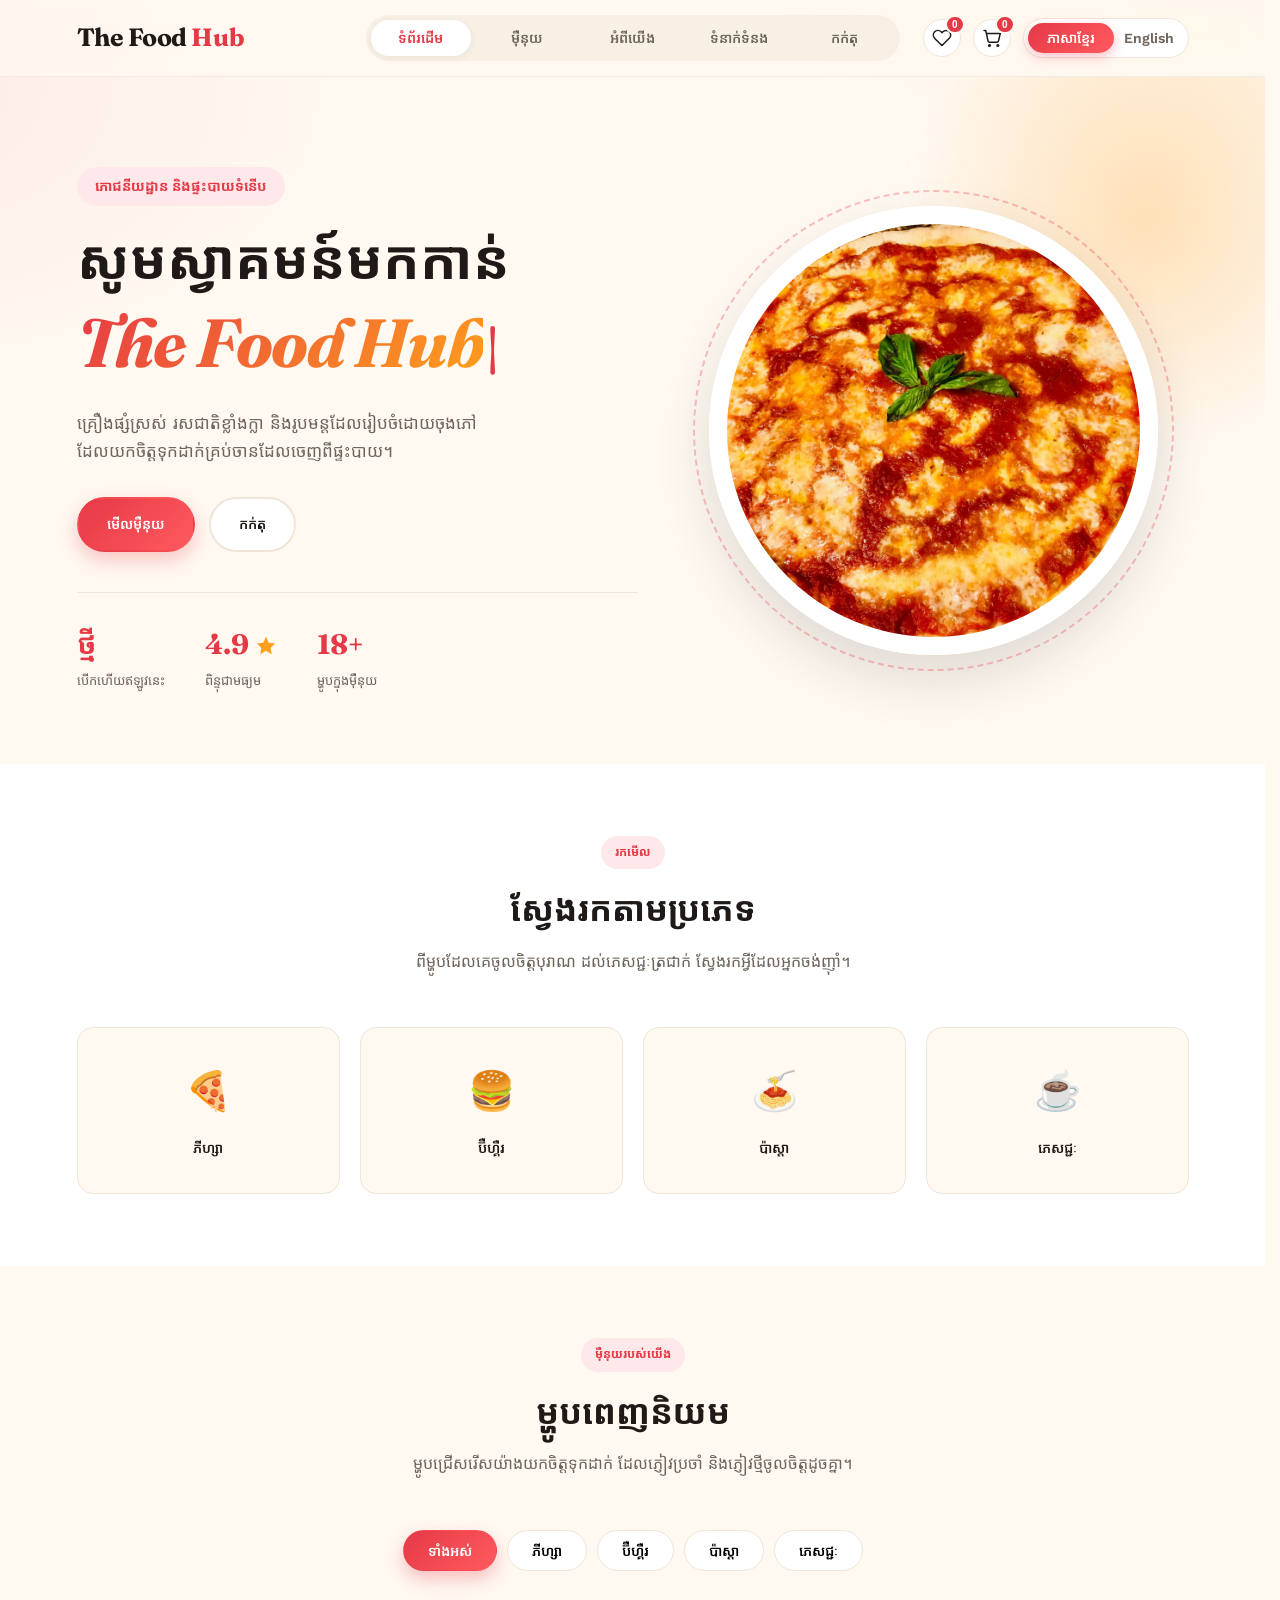
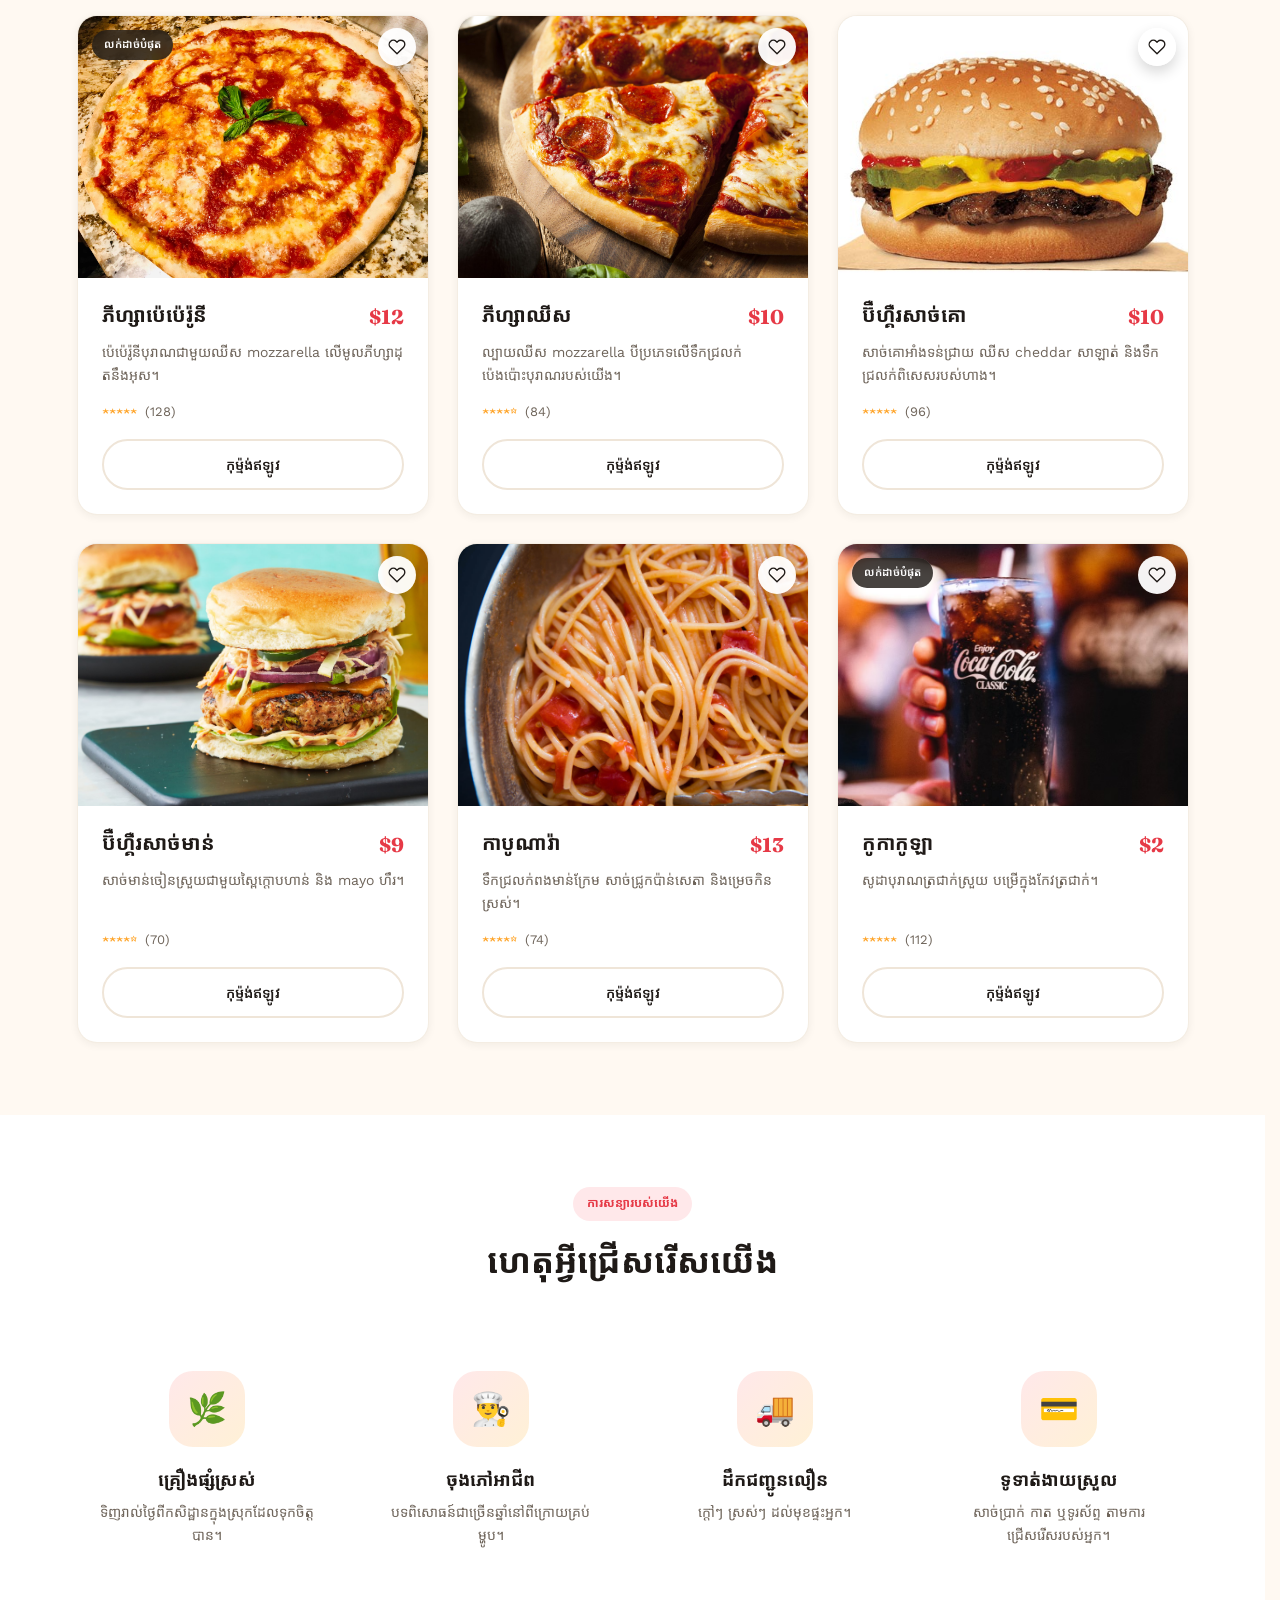
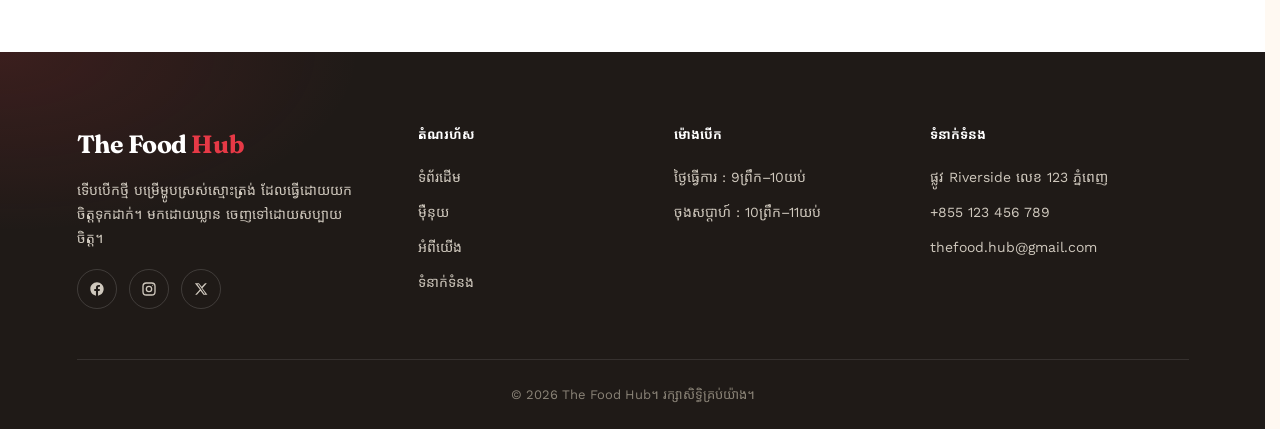
<file: index.html>
<!DOCTYPE html>
<html lang="en">
<head>
  <meta charset="UTF-8">
  <meta name="viewport" content="width=device-width, initial-scale=1.0">
  <title>Home - TheFoodHub</title>
  <link rel="stylesheet" href="css/style.css">
  <link rel="icon" href="images/logo-website.png" type="image/png" sizes="32x32">
<script>
  /* Khmer is the default language. Apply it (or a saved English choice) before the page paints,
     so the page never flashes the wrong language first. */
  (function () {
    var lang = 'km';
    try { if (localStorage.getItem('foodhub-lang') === 'en') lang = 'en'; } catch (e) { /* storage blocked */ }
    var h = document.documentElement;
    h.lang = lang;
    if (lang === 'km') {
      h.classList.add('lang-loading');
      setTimeout(function () { h.classList.remove('lang-loading'); }, 1500);
    }
  })();
</script>
</head>
<body>

<!-- ============ NAVBAR ============ -->
<header class="navbar">
  <div class="navbar-inner">
    <a href="index.html" class="logo">The Food<span>Hub</span></a>
    <nav class="nav-links">
      <a href="index.html" class="active">Home</a>
      <a href="html/menu.html">Menu</a>
      <a href="html/about.html">About</a>
      <a href="html/contact.html">Contact</a>
      <a href="html/reservation.html">Reservation</a>
    </nav>
    <div class="nav-actions">
      <button class="wishlist-nav-btn" aria-label="View wishlist">
        <svg width="20" height="20" viewBox="0 0 24 24" fill="none" stroke="currentColor" stroke-width="1.8" stroke-linecap="round" stroke-linejoin="round"><path d="M20.8 4.6a5.5 5.5 0 0 0-7.8 0L12 5.6l-1-1a5.5 5.5 0 0 0-7.8 7.8l1 1L12 21l7.8-7.8 1-1a5.5 5.5 0 0 0 0-7.8z"/></svg>
        <span class="wishlist-badge">0</span>
      </button>
      <button class="cart-btn" aria-label="View order">
        <svg width="20" height="20" viewBox="0 0 24 24" fill="none" stroke="currentColor" stroke-width="1.8" stroke-linecap="round" stroke-linejoin="round"><circle cx="9" cy="21" r="1"/><circle cx="19" cy="21" r="1"/><path d="M2.5 3h2l2.68 12.39a2 2 0 0 0 2 1.61h8.64a2 2 0 0 0 2-1.61L22 6.5H6"/></svg>
        <span class="cart-badge">0</span>
      </button>
      <div class="lang-switch" role="group" aria-label="Switch language">
        <button type="button" class="lang-opt" data-lang="km" aria-pressed="true"><span class="lang-full">ភាសាខ្មែរ</span><span class="lang-short">ខ្មែរ</span></button>
        <button type="button" class="lang-opt" data-lang="en" aria-pressed="false"><span class="lang-full">English</span><span class="lang-short">EN</span></button>
      </div>
      <button class="hamburger" aria-label="Menu">
        <span></span><span></span><span></span>
      </button>
    </div>
  </div>
</header>

<!-- ============ HERO ============ -->
<section class="hero">
  <div class="container hero-grid">
    <div>
      <span class="hero-eyebrow">Modern Restaurant &amp; Kitchen</span>
      <h1 class="hero-typewriter" id="heroTypewriter"><span class="typewriter-text"></span><span class="typewriter-cursor">|</span></h1>
      <p>Fresh ingredients, bold flavors, and recipes crafted by chefs who care about every plate that leaves the kitchen.</p>
      <div class="hero-actions">
        <a href="html/menu.html" class="btn btn-primary">View Menu</a>
        <a href="html/reservation.html" class="btn btn-outline">Book a Table</a>
      </div>
      <div class="hero-stats">
        <div><strong>New</strong><span>Now Open</span></div>
        <div><strong>4.9 <svg class="stat-star" width="22" height="22" viewBox="0 0 24 24" fill="currentColor"><path d="M12 2l2.95 6.51L22 9.27l-5 4.87L18.18 21 12 17.27 5.82 21 7 14.14l-5-4.87 7.05-.76z"/></svg></strong><span>Average Rating</span></div>
        <div><strong>18+</strong><span>Dishes On Menu</span></div>
      </div>
    </div>
    <div class="hero-visual">
      <div class="hero-plate">
        <img src="images/hero-ring.png" alt="Signature dish at The Food Hub" class="dish-photo" onerror="this.style.display='none'; this.nextElementSibling.style.display='flex';"><div class="food-visual food-visual--pizza" style="display:none;"><span>🍽️</span></div>
        <div class="hero-ring"></div>
      </div>
    </div>
  </div>
</section>

<!-- ============ CATEGORIES ============ -->
<section class="categories" id="categories">
  <div class="container">
    <div class="section-head">
      <span class="eyebrow">Browse</span>
      <h2>Explore by Category</h2>
      <p>From classic favorites to refreshing drinks, find exactly what you're craving.</p>
    </div>
    <div class="cat-grid">
      <div class="cat-card"><div class="cat-icon">🍕</div><span>Pizza</span></div>
      <div class="cat-card"><div class="cat-icon">🍔</div><span>Burger</span></div>
      <div class="cat-card"><div class="cat-icon">🍝</div><span>Pasta</span></div>
      <div class="cat-card"><div class="cat-icon">☕</div><span>Drinks</span></div>
    </div>
  </div>
</section>

<!-- ============ POPULAR MENU ============ -->
<section class="popular-menu" id="menu">
  <div class="container">
    <div class="section-head">
      <span class="eyebrow">Our Menu</span>
      <h2>Popular Dishes</h2>
      <p>Hand-picked favorites, loved by our regulars and first-time guests alike.</p>
    </div>

    <div class="filter-bar">
      <button class="filter-btn active" data-filter="all">All</button>
      <button class="filter-btn" data-filter="pizza">Pizza</button>
      <button class="filter-btn" data-filter="burger">Burger</button>
      <button class="filter-btn" data-filter="pasta">Pasta</button>
      <button class="filter-btn" data-filter="drink">Drink</button>
    </div>

    <div class="menu-grid">
      <div class="menu-card" data-category="pizza">
        <div class="menu-img"><button type="button" class="wishlist-btn" data-dish="Pepperoni Pizza" data-price="$12" aria-label="Add to wishlist"><svg width="18" height="18" viewBox="0 0 24 24" fill="none" stroke="currentColor" stroke-width="1.8" stroke-linecap="round" stroke-linejoin="round"><path d="M20.8 4.6a5.5 5.5 0 0 0-7.8 0L12 5.6l-1-1a5.5 5.5 0 0 0-7.8 7.8l1 1L12 21l7.8-7.8 1-1a5.5 5.5 0 0 0 0-7.8z"/></svg></button>
          <span class="menu-tag">Bestseller</span>
          <img src="images/pizza/pepperoni-pizza.png" alt="Pepperoni Pizza" class="dish-photo" onerror="this.style.display='none'; this.nextElementSibling.style.display='flex';"><div class="food-visual food-visual--pizza" style="display:none;"><span>🍕</span></div>
        </div>
        <div class="menu-body">
          <div class="menu-body-top"><h4>Pepperoni Pizza</h4><span class="menu-price">$12</span></div>
          <p>Classic pepperoni with mozzarella on a wood-fired crust.</p>
          <div class="menu-rating">★★★★★ <span>(128)</span></div>
          <button type="button" class="btn btn-outline btn-block order-btn" data-dish="Pepperoni Pizza" data-price="$12">Order Now</button>
        </div>
      </div>

      <div class="menu-card" data-category="pizza">
        <div class="menu-img"><button type="button" class="wishlist-btn" data-dish="Cheese Pizza" data-price="$10" aria-label="Add to wishlist"><svg width="18" height="18" viewBox="0 0 24 24" fill="none" stroke="currentColor" stroke-width="1.8" stroke-linecap="round" stroke-linejoin="round"><path d="M20.8 4.6a5.5 5.5 0 0 0-7.8 0L12 5.6l-1-1a5.5 5.5 0 0 0-7.8 7.8l1 1L12 21l7.8-7.8 1-1a5.5 5.5 0 0 0 0-7.8z"/></svg></button>
          <img src="images/pizza/cheese-pizza.png" alt="Cheese Pizza" class="dish-photo" onerror="this.style.display='none'; this.nextElementSibling.style.display='flex';"><div class="food-visual food-visual--pizza" style="display:none;"><span>🍕</span></div>
        </div>
        <div class="menu-body">
          <div class="menu-body-top"><h4>Cheese Pizza</h4><span class="menu-price">$10</span></div>
          <p>Triple mozzarella blend on our classic tomato base.</p>
          <div class="menu-rating">★★★★☆ <span>(84)</span></div>
          <button type="button" class="btn btn-outline btn-block order-btn" data-dish="Cheese Pizza" data-price="$10">Order Now</button>
        </div>
      </div>

      <div class="menu-card" data-category="burger">
        <div class="menu-img"><button type="button" class="wishlist-btn" data-dish="Beef Burger" data-price="$10" aria-label="Add to wishlist"><svg width="18" height="18" viewBox="0 0 24 24" fill="none" stroke="currentColor" stroke-width="1.8" stroke-linecap="round" stroke-linejoin="round"><path d="M20.8 4.6a5.5 5.5 0 0 0-7.8 0L12 5.6l-1-1a5.5 5.5 0 0 0-7.8 7.8l1 1L12 21l7.8-7.8 1-1a5.5 5.5 0 0 0 0-7.8z"/></svg></button>
          <img src="images/burgers/beef-burger.png" alt="Beef Burger" class="dish-photo" onerror="this.style.display='none'; this.nextElementSibling.style.display='flex';"><div class="food-visual food-visual--burger" style="display:none;"><span>🍔</span></div>
        </div>
        <div class="menu-body">
          <div class="menu-body-top"><h4>Beef Burger</h4><span class="menu-price">$10</span></div>
          <p>Juicy beef patty, cheddar, lettuce, and house sauce.</p>
          <div class="menu-rating">★★★★★ <span>(96)</span></div>
          <button type="button" class="btn btn-outline btn-block order-btn" data-dish="Beef Burger" data-price="$10">Order Now</button>
        </div>
      </div>

      <div class="menu-card" data-category="burger">
        <div class="menu-img"><button type="button" class="wishlist-btn" data-dish="Chicken Burger" data-price="$9" aria-label="Add to wishlist"><svg width="18" height="18" viewBox="0 0 24 24" fill="none" stroke="currentColor" stroke-width="1.8" stroke-linecap="round" stroke-linejoin="round"><path d="M20.8 4.6a5.5 5.5 0 0 0-7.8 0L12 5.6l-1-1a5.5 5.5 0 0 0-7.8 7.8l1 1L12 21l7.8-7.8 1-1a5.5 5.5 0 0 0 0-7.8z"/></svg></button>
          <img src="images/burgers/chicken-burger.png" alt="Chicken Burger" class="dish-photo" onerror="this.style.display='none'; this.nextElementSibling.style.display='flex';"><div class="food-visual food-visual--burger" style="display:none;"><span>🍔</span></div></div>
        <div class="menu-body">
          <div class="menu-body-top"><h4>Chicken Burger</h4><span class="menu-price">$9</span></div>
          <p>Crispy chicken fillet with slaw and spicy mayo.</p>
          <div class="menu-rating">★★★★☆ <span>(70)</span></div>
          <button type="button" class="btn btn-outline btn-block order-btn" data-dish="Chicken Burger" data-price="$9">Order Now</button>
        </div>
      </div>

      <div class="menu-card" data-category="pasta">
        <div class="menu-img"><button type="button" class="wishlist-btn" data-dish="Carbonara" data-price="$13" aria-label="Add to wishlist"><svg width="18" height="18" viewBox="0 0 24 24" fill="none" stroke="currentColor" stroke-width="1.8" stroke-linecap="round" stroke-linejoin="round"><path d="M20.8 4.6a5.5 5.5 0 0 0-7.8 0L12 5.6l-1-1a5.5 5.5 0 0 0-7.8 7.8l1 1L12 21l7.8-7.8 1-1a5.5 5.5 0 0 0 0-7.8z"/></svg></button>
          <img src="images/pasta/carbonara.png" alt="Carbonara" class="dish-photo" onerror="this.style.display='none'; this.nextElementSibling.style.display='flex';"><div class="food-visual food-visual--pasta" style="display:none;"><span>🍝</span></div>
        </div>
        <div class="menu-body">
          <div class="menu-body-top"><h4>Carbonara</h4><span class="menu-price">$13</span></div>
          <p>Creamy egg sauce, pancetta, and fresh cracked pepper.</p>
          <div class="menu-rating">★★★★☆ <span>(74)</span></div>
          <button type="button" class="btn btn-outline btn-block order-btn" data-dish="Carbonara" data-price="$13">Order Now</button>
        </div>
      </div>

      <div class="menu-card" data-category="drink">
        <div class="menu-img"><button type="button" class="wishlist-btn" data-dish="Coca Cola" data-price="$2" aria-label="Add to wishlist"><svg width="18" height="18" viewBox="0 0 24 24" fill="none" stroke="currentColor" stroke-width="1.8" stroke-linecap="round" stroke-linejoin="round"><path d="M20.8 4.6a5.5 5.5 0 0 0-7.8 0L12 5.6l-1-1a5.5 5.5 0 0 0-7.8 7.8l1 1L12 21l7.8-7.8 1-1a5.5 5.5 0 0 0 0-7.8z"/></svg></button>
          <span class="menu-tag">Bestseller</span>
          <img src="images/drinks/coca-cola.png" alt="Coca Cola" class="dish-photo" onerror="this.style.display='none'; this.nextElementSibling.style.display='flex';"><div class="food-visual food-visual--drink" style="display:none;"><svg class="drink-icon" width="52" height="58" viewBox="0 0 64 64"><path d="M20 12h24l-3.2 42a4 4 0 0 1-4 3.6H27.2a4 4 0 0 1-4-3.6L20 12z" fill="#4a2412"/><path d="M20 12h24l-1 10H21l-1-10z" fill="#6b3319"/><circle cx="29" cy="28" r="1.6" fill="#c17a4e"/><circle cx="35" cy="36" r="1.3" fill="#c17a4e"/><circle cx="31" cy="45" r="1.4" fill="#c17a4e"/><rect x="34" y="4" width="3" height="22" rx="1.5" fill="#e63946" transform="rotate(18 35.5 15)"/></svg></div>
        </div>
        <div class="menu-body">
          <div class="menu-body-top"><h4>Coca Cola</h4><span class="menu-price">$2</span></div>
          <p>Ice-cold classic soda, served in a chilled glass.</p>
          <div class="menu-rating">★★★★★ <span>(112)</span></div>
          <button type="button" class="btn btn-outline btn-block order-btn" data-dish="Coca Cola" data-price="$2">Order Now</button>
        </div>
      </div>
    </div>
  </div>
</section>

<!-- ============ WHY CHOOSE US ============ -->
<section class="why">
  <div class="container">
    <div class="section-head">
      <span class="eyebrow">Our Promise</span>
      <h2>Why Choose Us</h2>
    </div>
    <div class="why-grid">
      <div class="why-card">
        <div class="why-icon">🌿</div>
        <h4>Fresh Ingredients</h4>
        <p>Sourced daily from trusted local farms.</p>
      </div>
      <div class="why-card">
        <div class="why-icon">👨‍🍳</div>
        <h4>Professional Chefs</h4>
        <p>Years of craft behind every dish.</p>
      </div>
      <div class="why-card">
        <div class="why-icon">🚚</div>
        <h4>Fast Delivery</h4>
        <p>Hot and fresh, right to your door.</p>
      </div>
      <div class="why-card">
        <div class="why-icon">💳</div>
        <h4>Easy Payment</h4>
        <p>Cash, card, or mobile. your choice.</p>
      </div>
    </div>
  </div>
</section>

<!-- ============ FOOTER ============ -->
<footer class="footer">
  <div class="container">
    <div class="footer-grid">
      <div class="footer-brand">
        <a href="index.html" class="logo">The Food<span>Hub</span></a>
        <p>Newly opened and serving fresh, honest food made with care. Come hungry, leave happy.</p>
        <div class="footer-social">
          <a href="#" aria-label="Facebook"><svg width="16" height="16" viewBox="0 0 24 24" fill="currentColor"><path d="M22 12.06C22 6.505 17.523 2 12 2S2 6.505 2 12.06c0 5.02 3.657 9.184 8.438 9.94v-7.03H7.898v-2.91h2.54V9.845c0-2.507 1.492-3.89 3.777-3.89 1.094 0 2.238.195 2.238.195v2.459h-1.261c-1.242 0-1.63.771-1.63 1.562v1.875h2.773l-.443 2.91h-2.33V22c4.78-.756 8.438-4.92 8.438-9.94z"/></svg></a>
          <a href="#" aria-label="Instagram"><svg width="16" height="16" viewBox="0 0 24 24" fill="none" stroke="currentColor" stroke-width="2"><rect x="3" y="3" width="18" height="18" rx="5"/><circle cx="12" cy="12" r="4"/><circle cx="17.5" cy="6.5" r="0.8" fill="currentColor" stroke="none"/></svg></a>
          <a href="#" aria-label="X (Twitter)"><svg width="14" height="14" viewBox="0 0 24 24" fill="currentColor"><path d="M18.9 2H22l-7.6 8.7L23 22h-6.7l-5.2-6.8L5 22H2l8.1-9.3L1.5 2h6.9l4.7 6.2L18.9 2zM17.6 20h1.8L7.9 4h-2l11.7 16z"/></svg></a>
        </div>
      </div>
      <div>
        <h5>Quick Links</h5>
        <div class="footer-links">
          <a href="index.html">Home</a>
          <a href="html/menu.html">Menu</a>
          <a href="html/about.html">About</a>
          <a href="html/contact.html">Contact</a>
        </div>
      </div>
      <div>
        <h5>Opening Hours</h5>
        <div class="footer-links">
          <a href="#">Weekday : 9am–10pm</a>
          <a href="#">Weekend : 10am–11pm</a>
        </div>
      </div>
      <div>
        <h5>Contact</h5>
        <div class="footer-links">
          <a href="#">123 Riverside Street, Phnom Penh</a>
          <a href="#">+855 123 456 789</a>
          <a href="#">thefood.hub@gmail.com</a>
        </div>
      </div>
    </div>
    <div class="footer-bottom">
      <span>© 2026 The Food Hub. All rights reserved.</span>
    </div>
  </div>
</footer>

<button class="scroll-top" aria-label="Scroll to top">↑</button>

<script src="js/script.js"></script>
<script src="js/cart.js"></script>
<script src="js/wishlist.js"></script>
<script src="js/filter.js"></script>
<script src="js/lang.js"></script>

</body>
</html>
</file>
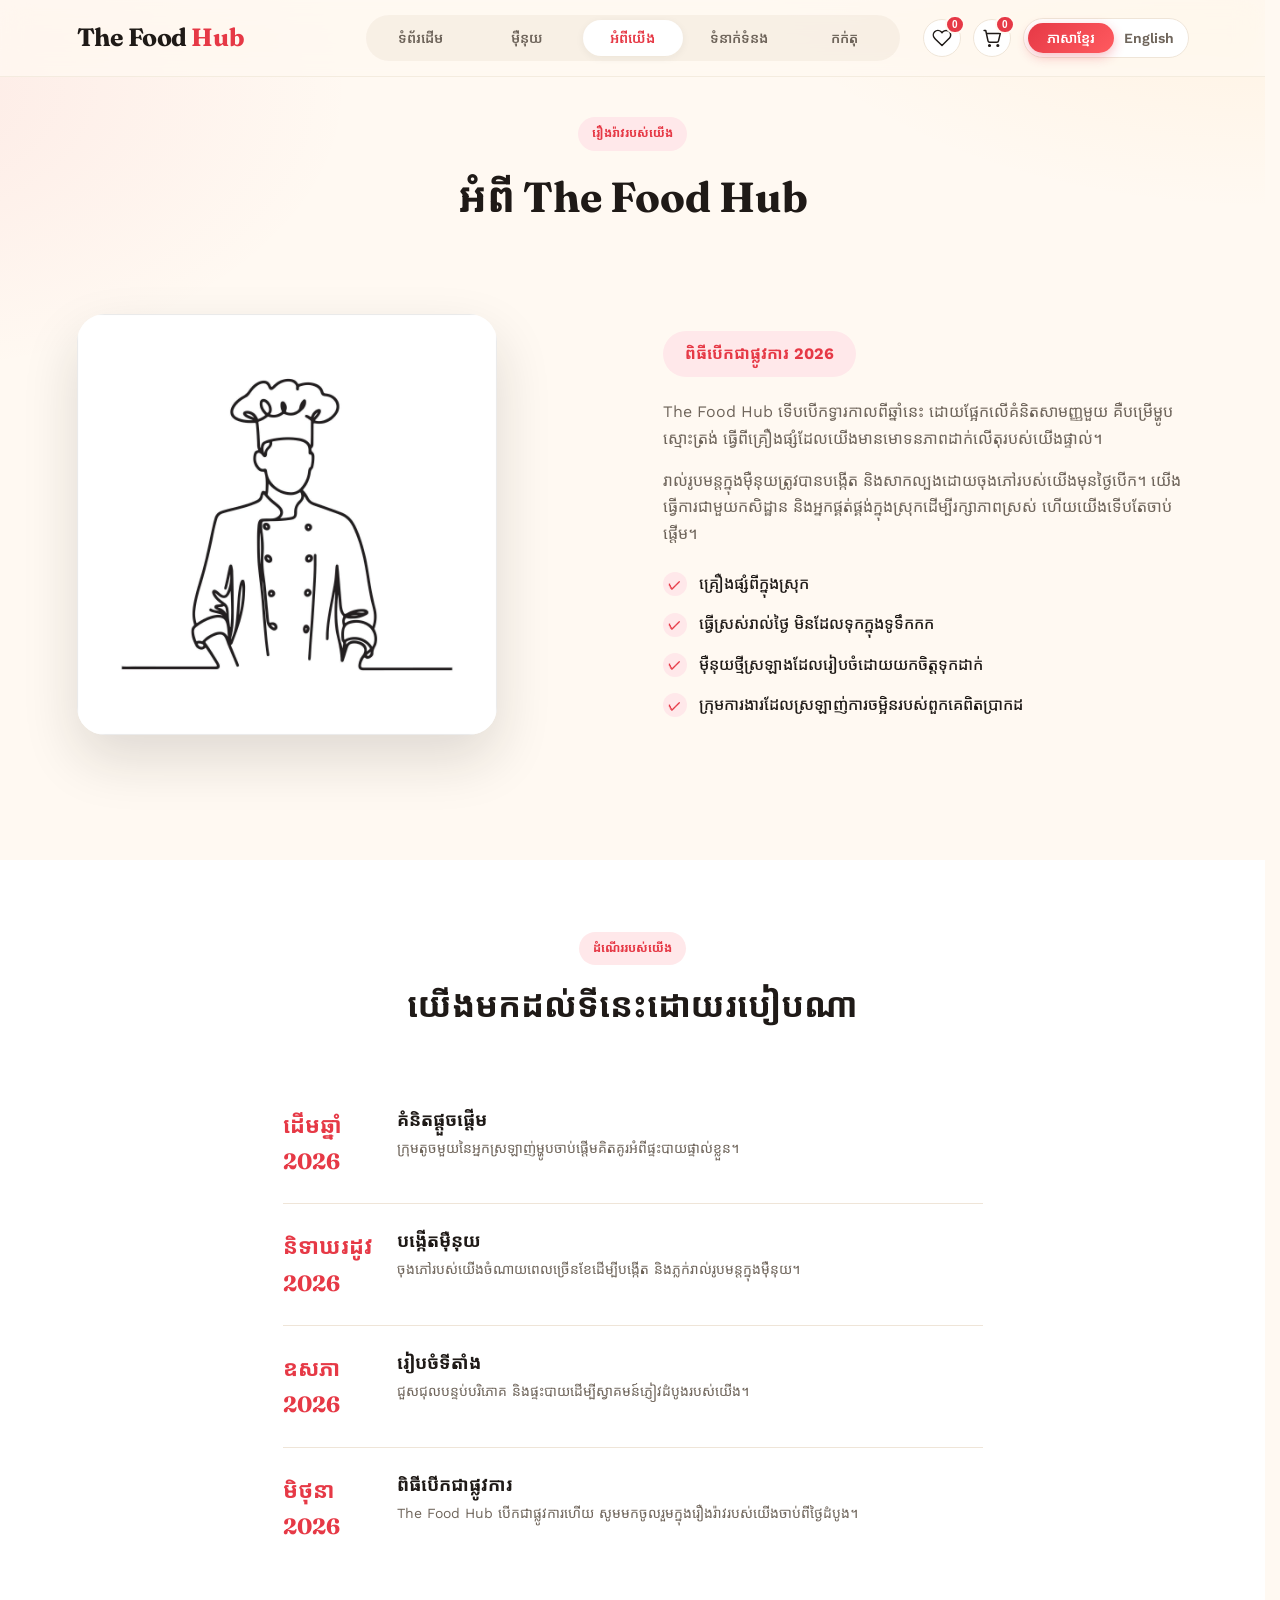
<file: html/about.html>
<!DOCTYPE html>
<html lang="en">
<head>
  <meta charset="UTF-8">
  <meta name="viewport" content="width=device-width, initial-scale=1.0">
  <title>About - TheFoodHub</title>
  <link rel="stylesheet" href="../css/style.css">
  <link rel="icon" href="../images/logo-website.png" type="image/png" sizes="32x32">
<script>
  /* Khmer is the default language. Apply it (or a saved English choice) before the page paints,
     so the page never flashes the wrong language first. */
  (function () {
    var lang = 'km';
    try { if (localStorage.getItem('foodhub-lang') === 'en') lang = 'en'; } catch (e) { /* storage blocked */ }
    var h = document.documentElement;
    h.lang = lang;
    if (lang === 'km') {
      h.classList.add('lang-loading');
      setTimeout(function () { h.classList.remove('lang-loading'); }, 1500);
    }
  })();
</script>
</head>
<body>

<header class="navbar">
  <div class="navbar-inner">
    <a href="../index.html" class="logo">The Food<span>Hub</span></a>
    <nav class="nav-links">
      <a href="../index.html">Home</a>
      <a href="menu.html">Menu</a>
      <a href="about.html" class="active">About</a>
      <a href="contact.html">Contact</a>
      <a href="reservation.html">Reservation</a>
    </nav>
    <div class="nav-actions">
      <button class="wishlist-nav-btn" aria-label="View wishlist">
        <svg width="20" height="20" viewBox="0 0 24 24" fill="none" stroke="currentColor" stroke-width="1.8" stroke-linecap="round" stroke-linejoin="round"><path d="M20.8 4.6a5.5 5.5 0 0 0-7.8 0L12 5.6l-1-1a5.5 5.5 0 0 0-7.8 7.8l1 1L12 21l7.8-7.8 1-1a5.5 5.5 0 0 0 0-7.8z"/></svg>
        <span class="wishlist-badge">0</span>
      </button>
      <button class="cart-btn" aria-label="View order">
        <svg width="20" height="20" viewBox="0 0 24 24" fill="none" stroke="currentColor" stroke-width="1.8" stroke-linecap="round" stroke-linejoin="round"><circle cx="9" cy="21" r="1"/><circle cx="19" cy="21" r="1"/><path d="M2.5 3h2l2.68 12.39a2 2 0 0 0 2 1.61h8.64a2 2 0 0 0 2-1.61L22 6.5H6"/></svg>
        <span class="cart-badge">0</span>
      </button>
      <div class="lang-switch" role="group" aria-label="Switch language">
        <button type="button" class="lang-opt" data-lang="km" aria-pressed="true"><span class="lang-full">ភាសាខ្មែរ</span><span class="lang-short">ខ្មែរ</span></button>
        <button type="button" class="lang-opt" data-lang="en" aria-pressed="false"><span class="lang-full">English</span><span class="lang-short">EN</span></button>
      </div>
      <button class="hamburger" aria-label="Menu"><span></span><span></span><span></span></button>
    </div>
  </div>
</header>

<section class="page-hero">
  <div class="container">
    <span class="eyebrow">Our Story</span>
    <h1>About The Food Hub</h1>
  </div>
</section>

<section>
  <div class="container about-split">
    <div class="about-img">
      <img src="../images/chef.png" alt="Illustration of a chef" class="dish-photo" onerror="this.style.display='none'; this.nextElementSibling.style.display='flex';">
      <div class="food-visual" style="display:none;"><span>🍽️</span></div>
    </div>
    <div class="about-copy">
      <span class="eyebrow">Grand Opening 2026</span>
      <p>The Food Hub just opened its doors this year, built on a simple idea: serve honest food made from ingredients we'd be proud to put on our own table.</p>
      <p>Every recipe on our menu was developed and tested by our chefs before opening day. We work with local farms and suppliers to keep things fresh, and we're just getting started.</p>
      <ul class="about-list">
        <li>Locally sourced ingredients</li>
        <li>Made fresh daily, never frozen</li>
        <li>A brand-new menu crafted with care</li>
        <li>A team that genuinely loves what they cook</li>
      </ul>
    </div>
  </div>
</section>

<section class="why">
  <div class="container">
    <div class="section-head">
      <span class="eyebrow">Our Journey</span>
      <h2>How We Got Here</h2>
    </div>
    <div class="timeline">

      <div class="timeline-item">
        <strong>Early 2026</strong>
        <div>
          <h4>The Idea</h4>
          <p>A small team of food lovers started planning a kitchen of their own.</p>
        </div>
      </div>

      <div class="timeline-item">
        <strong>Spring 2026</strong>
        <div>
          <h4>Building the Menu</h4>
          <p>Our chefs spent months developing and tasting every recipe on the menu.</p>
        </div>
      </div>

      <div class="timeline-item">
        <strong>May 2026</strong>
        <div>
          <h4>Getting the Space Ready</h4>
          <p>Renovated our dining room and kitchen to welcome our first guests.</p>
        </div>
      </div>

      <div class="timeline-item">
        <strong>June 2026</strong>
        <div>
          <h4>Grand Opening</h4>
          <p>The Food Hub is officially open — come be part of our story from day one.</p>
        </div>
      </div>

    </div>
  </div>
</section>

<button class="scroll-top" aria-label="Scroll to top">↑</button>

<script src="../js/script.js"></script>
<script src="../js/cart.js"></script>
<script src="../js/wishlist.js"></script>
<script src="../js/lang.js"></script>

</body>
</html>
</file>
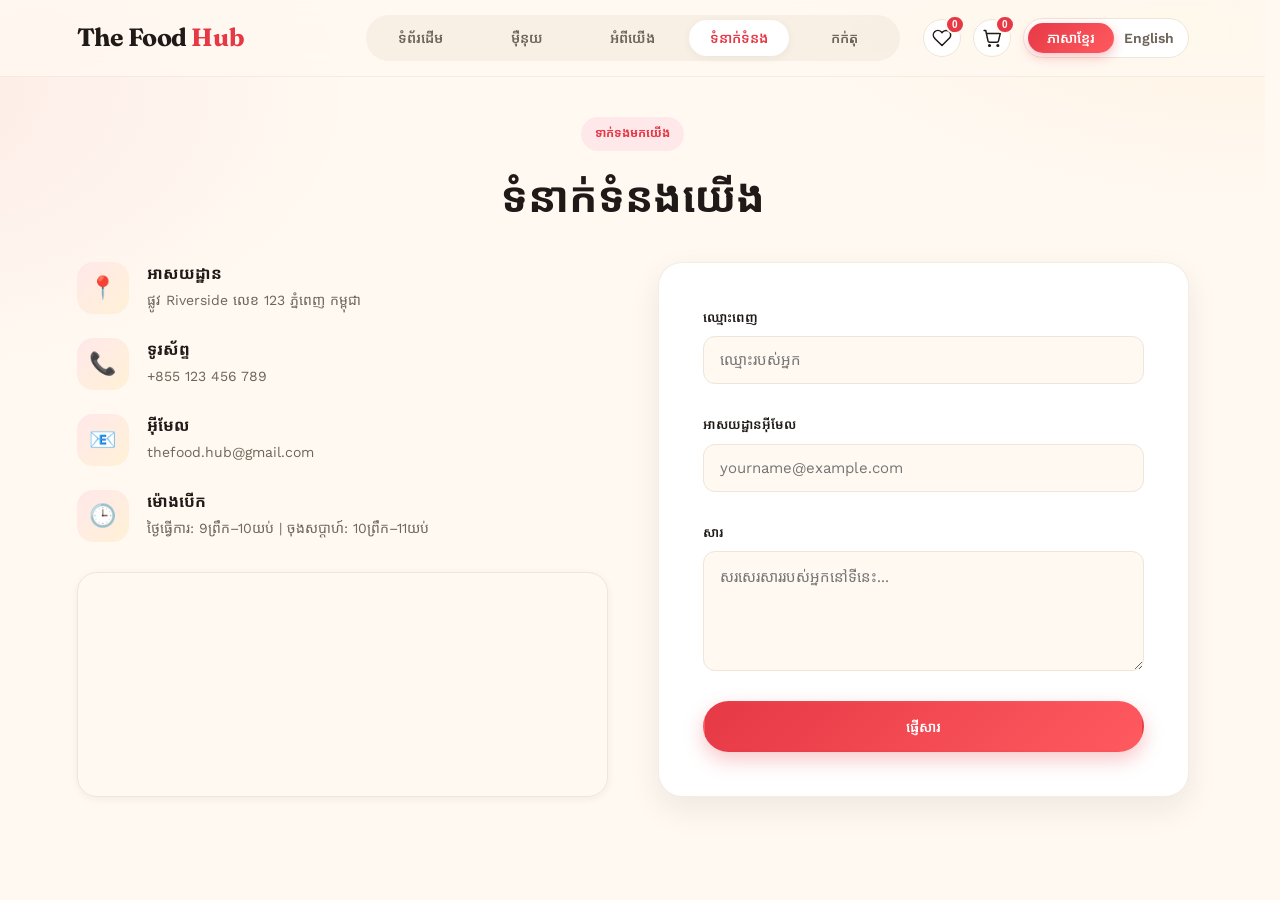
<file: html/contact.html>
<!DOCTYPE html>
<html lang="en">
<head>
  <meta charset="UTF-8">
  <meta name="viewport" content="width=device-width, initial-scale=1.0">
  <title>Contact - TheFoodHub</title>
  <link rel="stylesheet" href="../css/style.css">
  <link rel="icon" href="../images/logo-website.png" type="image/png" sizes="32x32">
<script>
  /* Khmer is the default language. Apply it (or a saved English choice) before the page paints,
     so the page never flashes the wrong language first. */
  (function () {
    var lang = 'km';
    try { if (localStorage.getItem('foodhub-lang') === 'en') lang = 'en'; } catch (e) { /* storage blocked */ }
    var h = document.documentElement;
    h.lang = lang;
    if (lang === 'km') {
      h.classList.add('lang-loading');
      setTimeout(function () { h.classList.remove('lang-loading'); }, 1500);
    }
  })();
</script>
</head>
<body>

<header class="navbar">
  <div class="navbar-inner">
    <a href="../index.html" class="logo">The Food<span>Hub</span></a>
    <nav class="nav-links">
      <a href="../index.html">Home</a>
      <a href="menu.html">Menu</a>
      <a href="about.html">About</a>
      <a href="contact.html" class="active">Contact</a>
      <a href="reservation.html">Reservation</a>
    </nav>
    <div class="nav-actions">
      <button class="wishlist-nav-btn" aria-label="View wishlist">
        <svg width="20" height="20" viewBox="0 0 24 24" fill="none" stroke="currentColor" stroke-width="1.8" stroke-linecap="round" stroke-linejoin="round"><path d="M20.8 4.6a5.5 5.5 0 0 0-7.8 0L12 5.6l-1-1a5.5 5.5 0 0 0-7.8 7.8l1 1L12 21l7.8-7.8 1-1a5.5 5.5 0 0 0 0-7.8z"/></svg>
        <span class="wishlist-badge">0</span>
      </button>
      <button class="cart-btn" aria-label="View order">
        <svg width="20" height="20" viewBox="0 0 24 24" fill="none" stroke="currentColor" stroke-width="1.8" stroke-linecap="round" stroke-linejoin="round"><circle cx="9" cy="21" r="1"/><circle cx="19" cy="21" r="1"/><path d="M2.5 3h2l2.68 12.39a2 2 0 0 0 2 1.61h8.64a2 2 0 0 0 2-1.61L22 6.5H6"/></svg>
        <span class="cart-badge">0</span>
      </button>
      <div class="lang-switch" role="group" aria-label="Switch language">
        <button type="button" class="lang-opt" data-lang="km" aria-pressed="true"><span class="lang-full">ភាសាខ្មែរ</span><span class="lang-short">ខ្មែរ</span></button>
        <button type="button" class="lang-opt" data-lang="en" aria-pressed="false"><span class="lang-full">English</span><span class="lang-short">EN</span></button>
      </div>
      <button class="hamburger" aria-label="Menu"><span></span><span></span><span></span></button>
    </div>
  </div>
</header>

<section class="page-hero">
  <div class="container">
    <span class="eyebrow">Get In Touch</span>
    <h1>Contact Us</h1>
  </div>
</section>

<section>
  <div class="container contact-grid">
    <div>
      <div class="info-list">

        <div class="info-item">
          <div class="info-icon">📍</div>
          <div><h4>Address</h4><p>123 Riverside Street, Phnom Penh, Cambodia</p></div>
        </div>

        <div class="info-item">
          <div class="info-icon">📞</div>
          <div><h4>Phone</h4><p>+855 123 456 789</p></div>
        </div>

        <div class="info-item">
          <div class="info-icon">📧</div>
          <div><h4>Email</h4><p>thefood.hub@gmail.com</p></div>
        </div>

        <div class="info-item">
          <div class="info-icon">🕒</div>
          <div><h4>Opening Hours</h4><p>Weekday: 9am–10pm &nbsp;|&nbsp; Weekend: 10am–11pm</p></div>
        </div>

      </div>
      <div class="map-frame">
        <iframe src="https://maps.google.com/maps?q=Phnom%20Penh&amp;t=&amp;z=13&amp;ie=UTF8&amp;iwloc=&amp;output=embed" loading="lazy" title="Restaurant location map"></iframe>
      </div>
    </div>

    <div class="form-card">
      <form id="contactForm" novalidate>

        <div class="form-group">
          <label for="c-name">Full Name</label>
          <input type="text" id="c-name" name="name" placeholder="Your name" required>
          <span class="form-error"></span>
        </div>

        <div class="form-group">
          <label for="c-email">Email Address</label>
          <input type="email" id="c-email" name="email" placeholder="yourname@example.com" required>
          <span class="form-error"></span>
        </div>
        
        <div class="form-group">
          <label for="c-message">Message</label>
          <textarea id="c-message" name="message" rows="5" placeholder="Write your message here..." required></textarea>
          <span class="form-error"></span>
        </div>
        <button type="submit" class="btn btn-primary btn-block">Send Message</button>
        <div class="form-success" id="contactSuccess">
          <span>✓</span> Thank you! Your message has been sent successfully.
        </div>
      </form>
    </div>
  </div>
</section>

<button class="scroll-top" aria-label="Scroll to top">↑</button>

<script src="../js/script.js"></script>
<script src="../js/cart.js"></script>
<script src="../js/wishlist.js"></script>
<script src="../js/validation.js"></script>
<script src="../js/lang.js"></script>

</body>
</html>
</file>
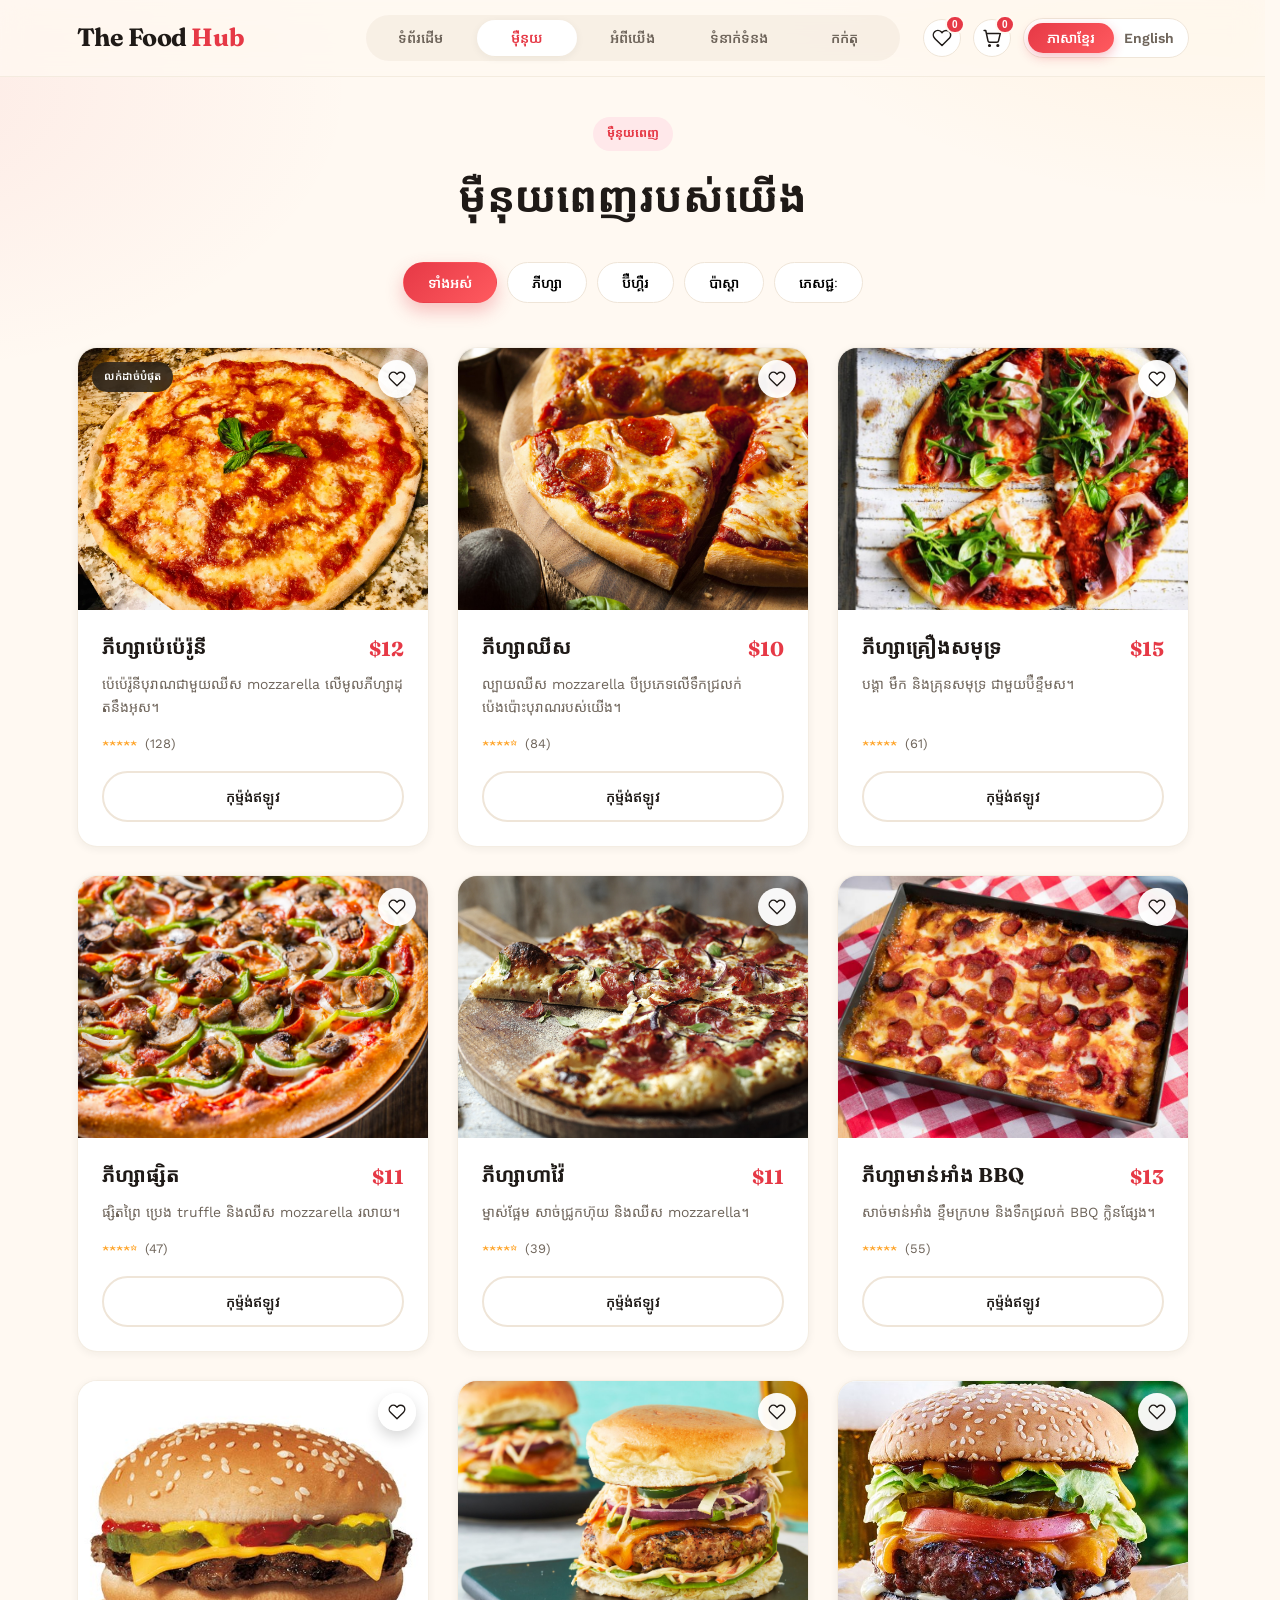
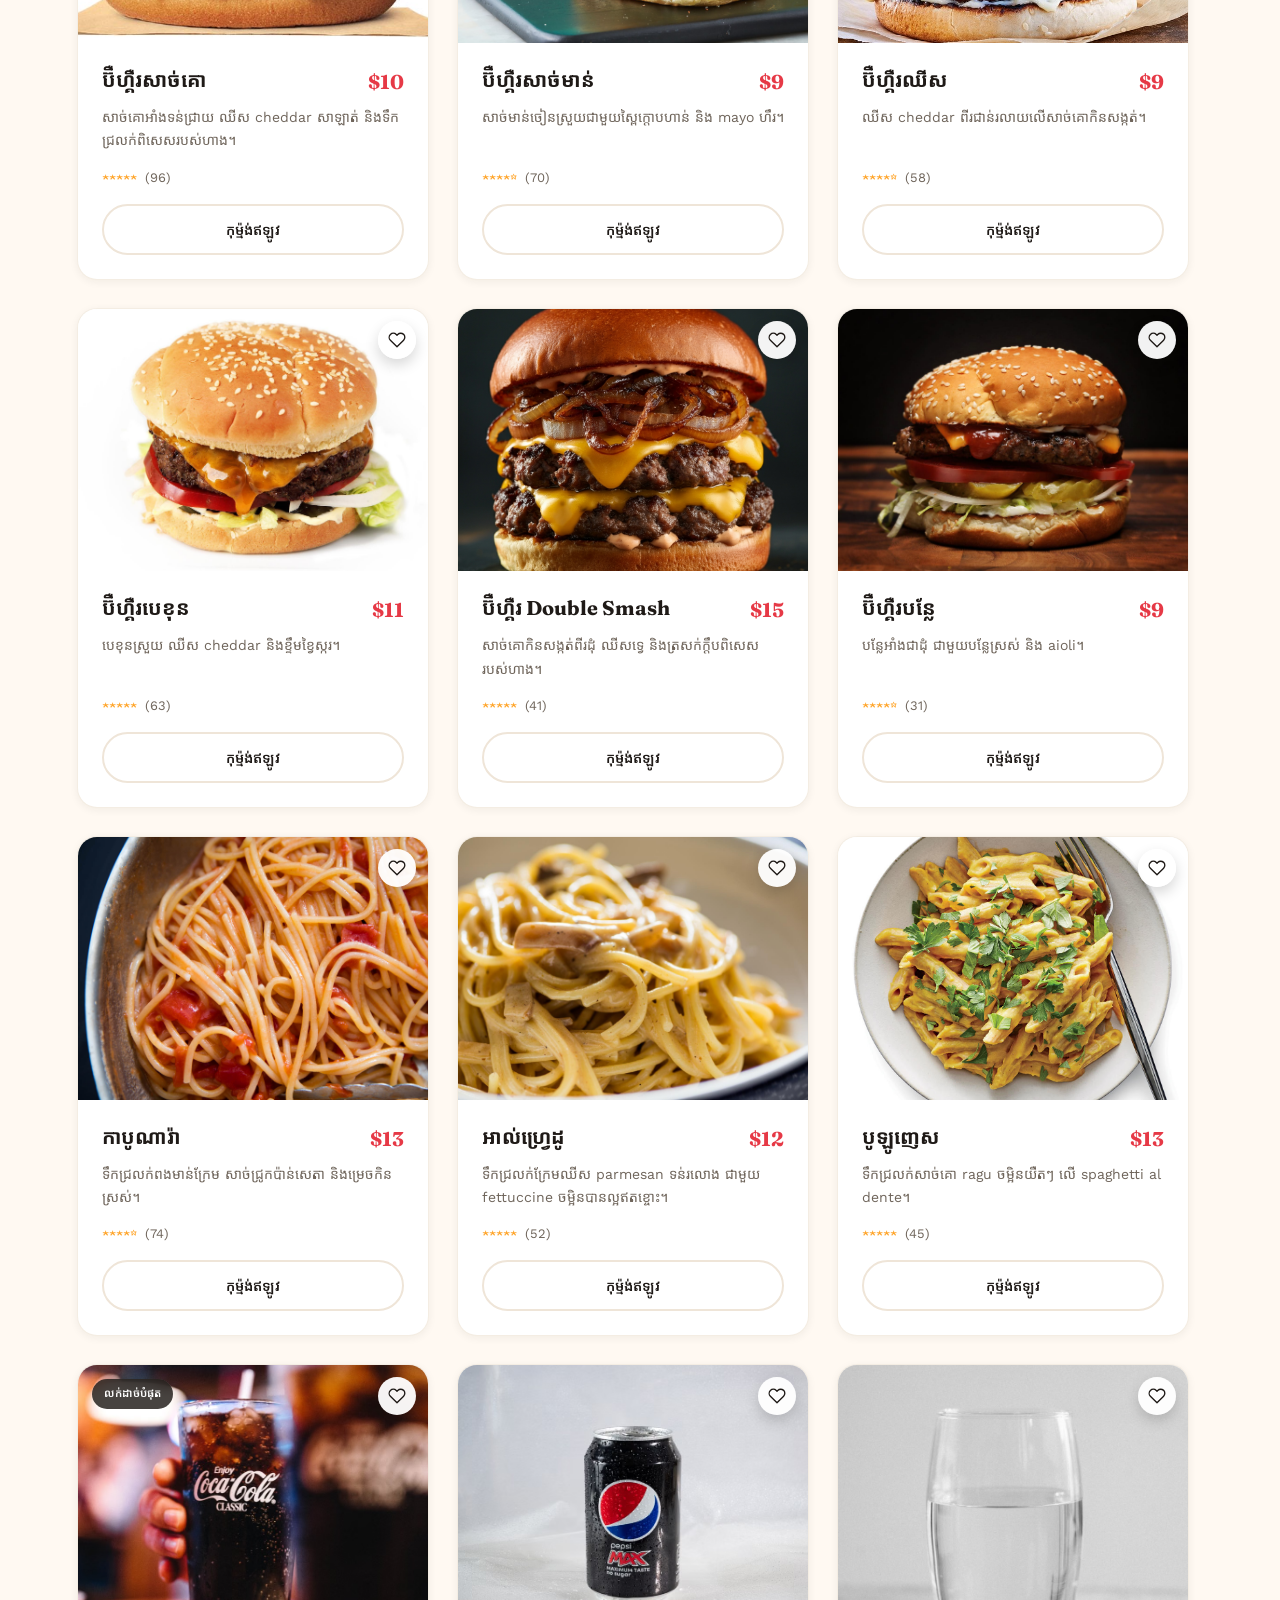
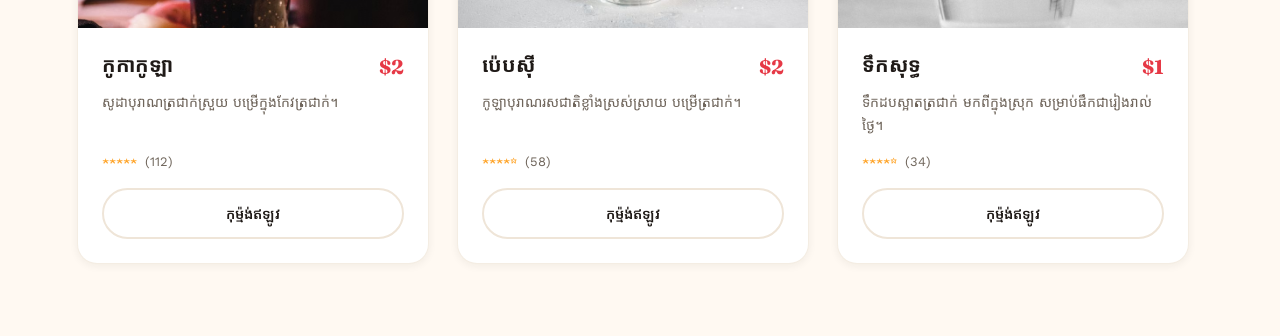
<file: html/menu.html>
<!DOCTYPE html>
<html lang="en">
<head>
  <meta charset="UTF-8">
  <meta name="viewport" content="width=device-width, initial-scale=1.0">
  <title>Menu - TheFoodHub</title>
  <link rel="stylesheet" href="../css/style.css">
  <link rel="icon" href="../images/logo-website.png" type="image/png" sizes="32x32">
<script>
  /* Khmer is the default language. Apply it (or a saved English choice) before the page paints,
     so the page never flashes the wrong language first. */
  (function () {
    var lang = 'km';
    try { if (localStorage.getItem('foodhub-lang') === 'en') lang = 'en'; } catch (e) { /* storage blocked */ }
    var h = document.documentElement;
    h.lang = lang;
    if (lang === 'km') {
      h.classList.add('lang-loading');
      setTimeout(function () { h.classList.remove('lang-loading'); }, 1500);
    }
  })();
</script>
</head>
<body>

<header class="navbar">
  <div class="navbar-inner">
    <a href="../index.html" class="logo">The Food<span>Hub</span></a>
    <nav class="nav-links">
      <a href="../index.html">Home</a>
      <a href="menu.html" class="active">Menu</a>
      <a href="about.html">About</a>
      <a href="contact.html">Contact</a>
      <a href="reservation.html">Reservation</a>
    </nav>
    <div class="nav-actions">
      <button class="wishlist-nav-btn" aria-label="View wishlist">
        <svg width="20" height="20" viewBox="0 0 24 24" fill="none" stroke="currentColor" stroke-width="1.8" stroke-linecap="round" stroke-linejoin="round"><path d="M20.8 4.6a5.5 5.5 0 0 0-7.8 0L12 5.6l-1-1a5.5 5.5 0 0 0-7.8 7.8l1 1L12 21l7.8-7.8 1-1a5.5 5.5 0 0 0 0-7.8z"/></svg>
        <span class="wishlist-badge">0</span>
      </button>
      <button class="cart-btn" aria-label="View order">
        <svg width="20" height="20" viewBox="0 0 24 24" fill="none" stroke="currentColor" stroke-width="1.8" stroke-linecap="round" stroke-linejoin="round"><circle cx="9" cy="21" r="1"/><circle cx="19" cy="21" r="1"/><path d="M2.5 3h2l2.68 12.39a2 2 0 0 0 2 1.61h8.64a2 2 0 0 0 2-1.61L22 6.5H6"/></svg>
        <span class="cart-badge">0</span>
      </button>
      <div class="lang-switch" role="group" aria-label="Switch language">
        <button type="button" class="lang-opt" data-lang="km" aria-pressed="true"><span class="lang-full">ភាសាខ្មែរ</span><span class="lang-short">ខ្មែរ</span></button>
        <button type="button" class="lang-opt" data-lang="en" aria-pressed="false"><span class="lang-full">English</span><span class="lang-short">EN</span></button>
      </div>
      <button class="hamburger" aria-label="Menu"><span></span><span></span><span></span></button>
    </div>
  </div>
</header>

<section class="page-hero">
  <div class="container">
    <span class="eyebrow">Full Menu</span>
    <h1>Our Full Menu</h1>
  </div>
</section>

<section class="popular-menu">
  <div class="container">
    <div class="filter-bar">
      <button class="filter-btn active" data-filter="all">All</button>
      <button class="filter-btn" data-filter="pizza">Pizza</button>
      <button class="filter-btn" data-filter="burger">Burgers</button>
      <button class="filter-btn" data-filter="pasta">Pasta</button>
      <button class="filter-btn" data-filter="drink">Drinks</button>
    </div>

    <div class="menu-grid">

      <!-- Pizza (6) -->
      <div class="menu-card" data-category="pizza">
        <div class="menu-img"><button type="button" class="wishlist-btn" data-dish="Pepperoni Pizza" data-price="$12" aria-label="Add to wishlist"><svg width="18" height="18" viewBox="0 0 24 24" fill="none" stroke="currentColor" stroke-width="1.8" stroke-linecap="round" stroke-linejoin="round"><path d="M20.8 4.6a5.5 5.5 0 0 0-7.8 0L12 5.6l-1-1a5.5 5.5 0 0 0-7.8 7.8l1 1L12 21l7.8-7.8 1-1a5.5 5.5 0 0 0 0-7.8z"/></svg></button><span class="menu-tag">Bestseller</span><img src="../images/pizza/pepperoni-pizza.png" alt="Pepperoni Pizza" class="dish-photo" onerror="this.style.display='none'; this.nextElementSibling.style.display='flex';"><div class="food-visual food-visual--pizza" style="display:none;"><span>🍕</span></div></div>
        <div class="menu-body">
          <div class="menu-body-top"><h4>Pepperoni Pizza</h4><span class="menu-price">$12</span></div>
          <p>Classic pepperoni with mozzarella on a wood-fired crust.</p>
          <div class="menu-rating">★★★★★ <span>(128)</span></div>
          <button type="button" class="btn btn-outline btn-block order-btn" data-dish="Pepperoni Pizza" data-price="$12">Order Now</button>
        </div>
      </div>
      <div class="menu-card" data-category="pizza">
        <div class="menu-img"><button type="button" class="wishlist-btn" data-dish="Cheese Pizza" data-price="$10" aria-label="Add to wishlist"><svg width="18" height="18" viewBox="0 0 24 24" fill="none" stroke="currentColor" stroke-width="1.8" stroke-linecap="round" stroke-linejoin="round"><path d="M20.8 4.6a5.5 5.5 0 0 0-7.8 0L12 5.6l-1-1a5.5 5.5 0 0 0-7.8 7.8l1 1L12 21l7.8-7.8 1-1a5.5 5.5 0 0 0 0-7.8z"/></svg></button><img src="../images/pizza/cheese-pizza.png" alt="Cheese Pizza" class="dish-photo" onerror="this.style.display='none'; this.nextElementSibling.style.display='flex';"><div class="food-visual food-visual--pizza" style="display:none;"><span>🍕</span></div></div>
        <div class="menu-body">
          <div class="menu-body-top"><h4>Cheese Pizza</h4><span class="menu-price">$10</span></div>
          <p>Triple mozzarella blend on our classic tomato base.</p>
          <div class="menu-rating">★★★★☆ <span>(84)</span></div>
          <button type="button" class="btn btn-outline btn-block order-btn" data-dish="Cheese Pizza" data-price="$10">Order Now</button>
        </div>
      </div>
      <div class="menu-card" data-category="pizza">
        <div class="menu-img"><button type="button" class="wishlist-btn" data-dish="Seafood Pizza" data-price="$15" aria-label="Add to wishlist"><svg width="18" height="18" viewBox="0 0 24 24" fill="none" stroke="currentColor" stroke-width="1.8" stroke-linecap="round" stroke-linejoin="round"><path d="M20.8 4.6a5.5 5.5 0 0 0-7.8 0L12 5.6l-1-1a5.5 5.5 0 0 0-7.8 7.8l1 1L12 21l7.8-7.8 1-1a5.5 5.5 0 0 0 0-7.8z"/></svg></button><img src="../images/pizza/seafood-pizza.png" alt="Seafood Pizza" class="dish-photo" onerror="this.style.display='none'; this.nextElementSibling.style.display='flex';"><div class="food-visual food-visual--pizza" style="display:none;"><span>🍕</span></div></div>
        <div class="menu-body">
          <div class="menu-body-top"><h4>Seafood Pizza</h4><span class="menu-price">$15</span></div>
          <p>Shrimp, calamari, and mussels with garlic butter.</p>
          <div class="menu-rating">★★★★★ <span>(61)</span></div>
          <button type="button" class="btn btn-outline btn-block order-btn" data-dish="Seafood Pizza" data-price="$15">Order Now</button>
        </div>
      </div>
      <div class="menu-card" data-category="pizza">
        <div class="menu-img"><button type="button" class="wishlist-btn" data-dish="Mushroom Pizza" data-price="$11" aria-label="Add to wishlist"><svg width="18" height="18" viewBox="0 0 24 24" fill="none" stroke="currentColor" stroke-width="1.8" stroke-linecap="round" stroke-linejoin="round"><path d="M20.8 4.6a5.5 5.5 0 0 0-7.8 0L12 5.6l-1-1a5.5 5.5 0 0 0-7.8 7.8l1 1L12 21l7.8-7.8 1-1a5.5 5.5 0 0 0 0-7.8z"/></svg></button><img src="../images/pizza/mushroom-pizza.png" alt="Mushroom Pizza" class="dish-photo" onerror="this.style.display='none'; this.nextElementSibling.style.display='flex';"><div class="food-visual food-visual--pizza" style="display:none;"><span>🍄</span></div></div>
        <div class="menu-body">
          <div class="menu-body-top"><h4>Mushroom Pizza</h4><span class="menu-price">$11</span></div>
          <p>Wild mushrooms, truffle oil, and melted mozzarella.</p>
          <div class="menu-rating">★★★★☆ <span>(47)</span></div>
          <button type="button" class="btn btn-outline btn-block order-btn" data-dish="Mushroom Pizza" data-price="$11">Order Now</button>
        </div>
      </div>
      <div class="menu-card" data-category="pizza">
        <div class="menu-img"><button type="button" class="wishlist-btn" data-dish="Hawaiian Pizza" data-price="$11" aria-label="Add to wishlist"><svg width="18" height="18" viewBox="0 0 24 24" fill="none" stroke="currentColor" stroke-width="1.8" stroke-linecap="round" stroke-linejoin="round"><path d="M20.8 4.6a5.5 5.5 0 0 0-7.8 0L12 5.6l-1-1a5.5 5.5 0 0 0-7.8 7.8l1 1L12 21l7.8-7.8 1-1a5.5 5.5 0 0 0 0-7.8z"/></svg></button><img src="../images/pizza/hawaiian-pizza.png" alt="Hawaiian Pizza" class="dish-photo" onerror="this.style.display='none'; this.nextElementSibling.style.display='flex';"><div class="food-visual food-visual--pizza" style="display:none;"><span>🍍</span></div></div>
        <div class="menu-body">
          <div class="menu-body-top"><h4>Hawaiian Pizza</h4><span class="menu-price">$11</span></div>
          <p>Sweet pineapple, smoked ham, and mozzarella.</p>
          <div class="menu-rating">★★★★☆ <span>(39)</span></div>
          <button type="button" class="btn btn-outline btn-block order-btn" data-dish="Hawaiian Pizza" data-price="$11">Order Now</button>
        </div>
      </div>
      <div class="menu-card" data-category="pizza">
        <div class="menu-img"><button type="button" class="wishlist-btn" data-dish="BBQ Chicken Pizza" data-price="$13" aria-label="Add to wishlist"><svg width="18" height="18" viewBox="0 0 24 24" fill="none" stroke="currentColor" stroke-width="1.8" stroke-linecap="round" stroke-linejoin="round"><path d="M20.8 4.6a5.5 5.5 0 0 0-7.8 0L12 5.6l-1-1a5.5 5.5 0 0 0-7.8 7.8l1 1L12 21l7.8-7.8 1-1a5.5 5.5 0 0 0 0-7.8z"/></svg></button><img src="../images/pizza/bbq-chicken-pizza.png" alt="BBQ Chicken Pizza" class="dish-photo" onerror="this.style.display='none'; this.nextElementSibling.style.display='flex';"><div class="food-visual food-visual--pizza" style="display:none;"><span>🍕</span></div></div>
        <div class="menu-body">
          <div class="menu-body-top"><h4>BBQ Chicken Pizza</h4><span class="menu-price">$13</span></div>
          <p>Grilled chicken, red onion, and smoky BBQ sauce.</p>
          <div class="menu-rating">★★★★★ <span>(55)</span></div>
          <button type="button" class="btn btn-outline btn-block order-btn" data-dish="BBQ Chicken Pizza" data-price="$13">Order Now</button>
        </div>
      </div>

      <!-- Burger (6) -->
      <div class="menu-card" data-category="burger">
        <div class="menu-img"><button type="button" class="wishlist-btn" data-dish="Beef Burger" data-price="$10" aria-label="Add to wishlist"><svg width="18" height="18" viewBox="0 0 24 24" fill="none" stroke="currentColor" stroke-width="1.8" stroke-linecap="round" stroke-linejoin="round"><path d="M20.8 4.6a5.5 5.5 0 0 0-7.8 0L12 5.6l-1-1a5.5 5.5 0 0 0-7.8 7.8l1 1L12 21l7.8-7.8 1-1a5.5 5.5 0 0 0 0-7.8z"/></svg></button><img src="../images/burgers/beef-burger.png" alt="Beef Burger" class="dish-photo" onerror="this.style.display='none'; this.nextElementSibling.style.display='flex';"><div class="food-visual food-visual--burger" style="display:none;"><span>🍔</span></div></div>
        <div class="menu-body">
          <div class="menu-body-top"><h4>Beef Burger</h4><span class="menu-price">$10</span></div>
          <p>Juicy beef patty, cheddar, lettuce, and house sauce.</p>
          <div class="menu-rating">★★★★★ <span>(96)</span></div>
          <button type="button" class="btn btn-outline btn-block order-btn" data-dish="Beef Burger" data-price="$10">Order Now</button>
        </div>
      </div>
      <div class="menu-card" data-category="burger">
        <div class="menu-img"><button type="button" class="wishlist-btn" data-dish="Chicken Burger" data-price="$9" aria-label="Add to wishlist"><svg width="18" height="18" viewBox="0 0 24 24" fill="none" stroke="currentColor" stroke-width="1.8" stroke-linecap="round" stroke-linejoin="round"><path d="M20.8 4.6a5.5 5.5 0 0 0-7.8 0L12 5.6l-1-1a5.5 5.5 0 0 0-7.8 7.8l1 1L12 21l7.8-7.8 1-1a5.5 5.5 0 0 0 0-7.8z"/></svg></button><img src="../images/burgers/chicken-burger.png" alt="Chicken Burger" class="dish-photo" onerror="this.style.display='none'; this.nextElementSibling.style.display='flex';"><div class="food-visual food-visual--burger" style="display:none;"><span>🍔</span></div></div>
        <div class="menu-body">
          <div class="menu-body-top"><h4>Chicken Burger</h4><span class="menu-price">$9</span></div>
          <p>Crispy chicken fillet with slaw and spicy mayo.</p>
          <div class="menu-rating">★★★★☆ <span>(70)</span></div>
          <button type="button" class="btn btn-outline btn-block order-btn" data-dish="Chicken Burger" data-price="$9">Order Now</button>
        </div>
      </div>
      <div class="menu-card" data-category="burger">
        <div class="menu-img"><button type="button" class="wishlist-btn" data-dish="Cheese Burger" data-price="$9" aria-label="Add to wishlist"><svg width="18" height="18" viewBox="0 0 24 24" fill="none" stroke="currentColor" stroke-width="1.8" stroke-linecap="round" stroke-linejoin="round"><path d="M20.8 4.6a5.5 5.5 0 0 0-7.8 0L12 5.6l-1-1a5.5 5.5 0 0 0-7.8 7.8l1 1L12 21l7.8-7.8 1-1a5.5 5.5 0 0 0 0-7.8z"/></svg></button><img src="../images/burgers/cheese-burger.png" alt="Cheese Burger" class="dish-photo" onerror="this.style.display='none'; this.nextElementSibling.style.display='flex';"><div class="food-visual food-visual--burger" style="display:none;"><span>🧀</span></div></div>
        <div class="menu-body">
          <div class="menu-body-top"><h4>Cheese Burger</h4><span class="menu-price">$9</span></div>
          <p>Double cheddar melted over a smashed beef patty.</p>
          <div class="menu-rating">★★★★☆ <span>(58)</span></div>
          <button type="button" class="btn btn-outline btn-block order-btn" data-dish="Cheese Burger" data-price="$9">Order Now</button>
        </div>
      </div>
      <div class="menu-card" data-category="burger">
        <div class="menu-img"><button type="button" class="wishlist-btn" data-dish="Bacon Burger" data-price="$11" aria-label="Add to wishlist"><svg width="18" height="18" viewBox="0 0 24 24" fill="none" stroke="currentColor" stroke-width="1.8" stroke-linecap="round" stroke-linejoin="round"><path d="M20.8 4.6a5.5 5.5 0 0 0-7.8 0L12 5.6l-1-1a5.5 5.5 0 0 0-7.8 7.8l1 1L12 21l7.8-7.8 1-1a5.5 5.5 0 0 0 0-7.8z"/></svg></button><img src="../images/burgers/bacon-burger.png" alt="Bacon Burger" class="dish-photo" onerror="this.style.display='none'; this.nextElementSibling.style.display='flex';"><div class="food-visual food-visual--burger" style="display:none;"><span>🥓</span></div></div>
        <div class="menu-body">
          <div class="menu-body-top"><h4>Bacon Burger</h4><span class="menu-price">$11</span></div>
          <p>Crispy bacon, cheddar, and caramelized onion.</p>
          <div class="menu-rating">★★★★★ <span>(63)</span></div>
          <button type="button" class="btn btn-outline btn-block order-btn" data-dish="Bacon Burger" data-price="$11">Order Now</button>
        </div>
      </div>
      <div class="menu-card" data-category="burger">
        <div class="menu-img"><button type="button" class="wishlist-btn" data-dish="Double Smash Burger" data-price="$12" aria-label="Add to wishlist"><svg width="18" height="18" viewBox="0 0 24 24" fill="none" stroke="currentColor" stroke-width="1.8" stroke-linecap="round" stroke-linejoin="round"><path d="M20.8 4.6a5.5 5.5 0 0 0-7.8 0L12 5.6l-1-1a5.5 5.5 0 0 0-7.8 7.8l1 1L12 21l7.8-7.8 1-1a5.5 5.5 0 0 0 0-7.8z"/></svg></button><img src="../images/burgers/double-smash-burger.png" alt="Double Smash Burger" class="dish-photo" onerror="this.style.display='none'; this.nextElementSibling.style.display='flex';"><div class="food-visual food-visual--burger" style="display:none;"><span>🍔</span></div></div>
        <div class="menu-body">
          <div class="menu-body-top"><h4>Double Smash Burger</h4><span class="menu-price">$15</span></div>
          <p>Two smashed beef patties, double cheese, and house pickles.</p>
          <div class="menu-rating">★★★★★ <span>(41)</span></div>
          <button type="button" class="btn btn-outline btn-block order-btn" data-dish="Double Smash Burger" data-price="$12">Order Now</button>
        </div>
      </div>
      <div class="menu-card" data-category="burger">
        <div class="menu-img"><button type="button" class="wishlist-btn" data-dish="Veggie Burger" data-price="$9" aria-label="Add to wishlist"><svg width="18" height="18" viewBox="0 0 24 24" fill="none" stroke="currentColor" stroke-width="1.8" stroke-linecap="round" stroke-linejoin="round"><path d="M20.8 4.6a5.5 5.5 0 0 0-7.8 0L12 5.6l-1-1a5.5 5.5 0 0 0-7.8 7.8l1 1L12 21l7.8-7.8 1-1a5.5 5.5 0 0 0 0-7.8z"/></svg></button><img src="../images/burgers/veggie-burger.png" alt="Veggie Burger" class="dish-photo" onerror="this.style.display='none'; this.nextElementSibling.style.display='flex';"><div class="food-visual food-visual--burger" style="display:none;"><span>🥬</span></div></div>
        <div class="menu-body">
          <div class="menu-body-top"><h4>Veggie Burger</h4><span class="menu-price">$9</span></div>
          <p>Grilled vegetable patty with fresh greens and aioli.</p>
          <div class="menu-rating">★★★★☆ <span>(31)</span></div>
          <button type="button" class="btn btn-outline btn-block order-btn" data-dish="Veggie Burger" data-price="$9">Order Now</button>
        </div>
      </div>

      <!-- Pasta (3) -->
      <div class="menu-card" data-category="pasta">
        <div class="menu-img"><button type="button" class="wishlist-btn" data-dish="Carbonara" data-price="$13" aria-label="Add to wishlist"><svg width="18" height="18" viewBox="0 0 24 24" fill="none" stroke="currentColor" stroke-width="1.8" stroke-linecap="round" stroke-linejoin="round"><path d="M20.8 4.6a5.5 5.5 0 0 0-7.8 0L12 5.6l-1-1a5.5 5.5 0 0 0-7.8 7.8l1 1L12 21l7.8-7.8 1-1a5.5 5.5 0 0 0 0-7.8z"/></svg></button><img src="../images/pasta/carbonara.png" alt="Carbonara" class="dish-photo" onerror="this.style.display='none'; this.nextElementSibling.style.display='flex';"><div class="food-visual food-visual--pasta" style="display:none;"><span>🍝</span></div></div>
        <div class="menu-body">
          <div class="menu-body-top"><h4>Carbonara</h4><span class="menu-price">$13</span></div>
          <p>Creamy egg sauce, pancetta, and fresh cracked pepper.</p>
          <div class="menu-rating">★★★★☆ <span>(74)</span></div>
          <button type="button" class="btn btn-outline btn-block order-btn" data-dish="Carbonara" data-price="$13">Order Now</button>
        </div>
      </div>
      <div class="menu-card" data-category="pasta">
        <div class="menu-img"><button type="button" class="wishlist-btn" data-dish="Alfredo" data-price="$12" aria-label="Add to wishlist"><svg width="18" height="18" viewBox="0 0 24 24" fill="none" stroke="currentColor" stroke-width="1.8" stroke-linecap="round" stroke-linejoin="round"><path d="M20.8 4.6a5.5 5.5 0 0 0-7.8 0L12 5.6l-1-1a5.5 5.5 0 0 0-7.8 7.8l1 1L12 21l7.8-7.8 1-1a5.5 5.5 0 0 0 0-7.8z"/></svg></button><img src="../images/pasta/alfredo.png" alt="Alfredo" class="dish-photo" onerror="this.style.display='none'; this.nextElementSibling.style.display='flex';"><div class="food-visual food-visual--pasta" style="display:none;"><span>🍝</span></div></div>
        <div class="menu-body">
          <div class="menu-body-top"><h4>Alfredo</h4><span class="menu-price">$12</span></div>
          <p>Smooth parmesan cream sauce with perfectly cooked fettuccine.</p>
          <div class="menu-rating">★★★★★ <span>(52)</span></div>
          <button type="button" class="btn btn-outline btn-block order-btn" data-dish="Alfredo" data-price="$12">Order Now</button>
        </div>
      </div>
      <div class="menu-card" data-category="pasta">
        <div class="menu-img"><button type="button" class="wishlist-btn" data-dish="Bolognese" data-price="$13" aria-label="Add to wishlist"><svg width="18" height="18" viewBox="0 0 24 24" fill="none" stroke="currentColor" stroke-width="1.8" stroke-linecap="round" stroke-linejoin="round"><path d="M20.8 4.6a5.5 5.5 0 0 0-7.8 0L12 5.6l-1-1a5.5 5.5 0 0 0-7.8 7.8l1 1L12 21l7.8-7.8 1-1a5.5 5.5 0 0 0 0-7.8z"/></svg></button><img src="../images/pasta/bolognese.png" alt="Bolognese" class="dish-photo" onerror="this.style.display='none'; this.nextElementSibling.style.display='flex';"><div class="food-visual food-visual--pasta" style="display:none;"><span>🍝</span></div></div>
        <div class="menu-body">
          <div class="menu-body-top"><h4>Bolognese</h4><span class="menu-price">$13</span></div>
          <p>Slow-cooked beef ragu over al dente spaghetti.</p>
          <div class="menu-rating">★★★★★ <span>(45)</span></div>
          <button type="button" class="btn btn-outline btn-block order-btn" data-dish="Bolognese" data-price="$13">Order Now</button>
        </div>
      </div>

      <!-- Drink (3) -->
      <div class="menu-card" data-category="drink">
        <div class="menu-img"><button type="button" class="wishlist-btn" data-dish="Coca Cola" data-price="$2" aria-label="Add to wishlist"><svg width="18" height="18" viewBox="0 0 24 24" fill="none" stroke="currentColor" stroke-width="1.8" stroke-linecap="round" stroke-linejoin="round"><path d="M20.8 4.6a5.5 5.5 0 0 0-7.8 0L12 5.6l-1-1a5.5 5.5 0 0 0-7.8 7.8l1 1L12 21l7.8-7.8 1-1a5.5 5.5 0 0 0 0-7.8z"/></svg></button><span class="menu-tag">Bestseller</span><img src="../images/drinks/coca-cola.png" alt="Coca Cola" class="dish-photo" onerror="this.style.display='none'; this.nextElementSibling.style.display='flex';"><div class="food-visual food-visual--drink" style="display:none;"><svg class="drink-icon" width="52" height="58" viewBox="0 0 64 64"><path d="M20 12h24l-3.2 42a4 4 0 0 1-4 3.6H27.2a4 4 0 0 1-4-3.6L20 12z" fill="#4a2412"/><path d="M20 12h24l-1 10H21l-1-10z" fill="#6b3319"/><circle cx="29" cy="28" r="1.6" fill="#c17a4e"/><circle cx="35" cy="36" r="1.3" fill="#c17a4e"/><circle cx="31" cy="45" r="1.4" fill="#c17a4e"/><rect x="34" y="4" width="3" height="22" rx="1.5" fill="#e63946" transform="rotate(18 35.5 15)"/></svg></div></div>
        <div class="menu-body">
          <div class="menu-body-top"><h4>Coca Cola</h4><span class="menu-price">$2</span></div>
          <p>Ice-cold classic soda, served in a chilled glass.</p>
          <div class="menu-rating">★★★★★ <span>(112)</span></div>
          <button type="button" class="btn btn-outline btn-block order-btn" data-dish="Coca Cola" data-price="$2">Order Now</button>
        </div>
      </div>
      <div class="menu-card" data-category="drink">
        <div class="menu-img"><button type="button" class="wishlist-btn" data-dish="Pepsi" data-price="$2" aria-label="Add to wishlist"><svg width="18" height="18" viewBox="0 0 24 24" fill="none" stroke="currentColor" stroke-width="1.8" stroke-linecap="round" stroke-linejoin="round"><path d="M20.8 4.6a5.5 5.5 0 0 0-7.8 0L12 5.6l-1-1a5.5 5.5 0 0 0-7.8 7.8l1 1L12 21l7.8-7.8 1-1a5.5 5.5 0 0 0 0-7.8z"/></svg></button><img src="../images/drinks/pepsi.png" alt="Pepsi" class="dish-photo" onerror="this.style.display='none'; this.nextElementSibling.style.display='flex';"><div class="food-visual food-visual--drink" style="display:none;"><svg class="drink-icon" width="42" height="52" viewBox="0 0 64 64"><rect x="18" y="6" width="28" height="52" rx="7" fill="#1d3557"/><rect x="18" y="6" width="28" height="18" rx="7" fill="#e63946"/><ellipse cx="32" cy="6" rx="14" ry="3.2" fill="#f1faee"/><ellipse cx="32" cy="58" rx="14" ry="3.2" fill="#0b2545"/><rect x="18" y="24" width="28" height="4" fill="#f1faee" opacity="0.5"/></svg></div></div>
        <div class="menu-body">
          <div class="menu-body-top"><h4>Pepsi</h4><span class="menu-price">$2</span></div>
          <p>A classic cola with a bold, refreshing taste, served ice cold.</p>
          <div class="menu-rating">★★★★☆ <span>(58)</span></div>
          <button type="button" class="btn btn-outline btn-block order-btn" data-dish="Pepsi" data-price="$2">Order Now</button>
        </div>
      </div>
      <div class="menu-card" data-category="drink">
        <div class="menu-img"><button type="button" class="wishlist-btn" data-dish="Purified Water" data-price="$1" aria-label="Add to wishlist"><svg width="18" height="18" viewBox="0 0 24 24" fill="none" stroke="currentColor" stroke-width="1.8" stroke-linecap="round" stroke-linejoin="round"><path d="M20.8 4.6a5.5 5.5 0 0 0-7.8 0L12 5.6l-1-1a5.5 5.5 0 0 0-7.8 7.8l1 1L12 21l7.8-7.8 1-1a5.5 5.5 0 0 0 0-7.8z"/></svg></button><img src="../images/drinks/purified-water.png" alt="Purified Water" class="dish-photo" onerror="this.style.display='none'; this.nextElementSibling.style.display='flex';"><div class="food-visual food-visual--drink" style="display:none;"><svg class="drink-icon" width="38" height="52" viewBox="0 0 64 64"><rect x="27" y="2" width="10" height="8" rx="2" fill="#457b9d"/><path d="M23 12h18v9l3.5 5v32a4 4 0 0 1-4 4H23.5a4 4 0 0 1-4-4V26l3.5-5v-9z" fill="#a8dadc" fill-opacity="0.55" stroke="#457b9d" stroke-width="2"/><rect x="21" y="36" width="22" height="22" rx="2" fill="#48cae4" fill-opacity="0.65"/></svg></div></div>
        <div class="menu-body">
          <div class="menu-body-top"><h4>Purified Water</h4><span class="menu-price">$1</span></div>
          <p>Clean, chilled bottled water sourced locally for everyday refreshment.</p>
          <div class="menu-rating">★★★★☆ <span>(34)</span></div>
          <button type="button" class="btn btn-outline btn-block order-btn" data-dish="Purified Water" data-price="$1">Order Now</button>
        </div>
      </div>
    </div>

  </div>
</section>

<button class="scroll-top" aria-label="Scroll to top">↑</button>

<script src="../js/script.js"></script>
<script src="../js/cart.js"></script>
<script src="../js/wishlist.js"></script>
<script src="../js/filter.js"></script>
<script src="../js/lang.js"></script>

</body>
</html>
</file>
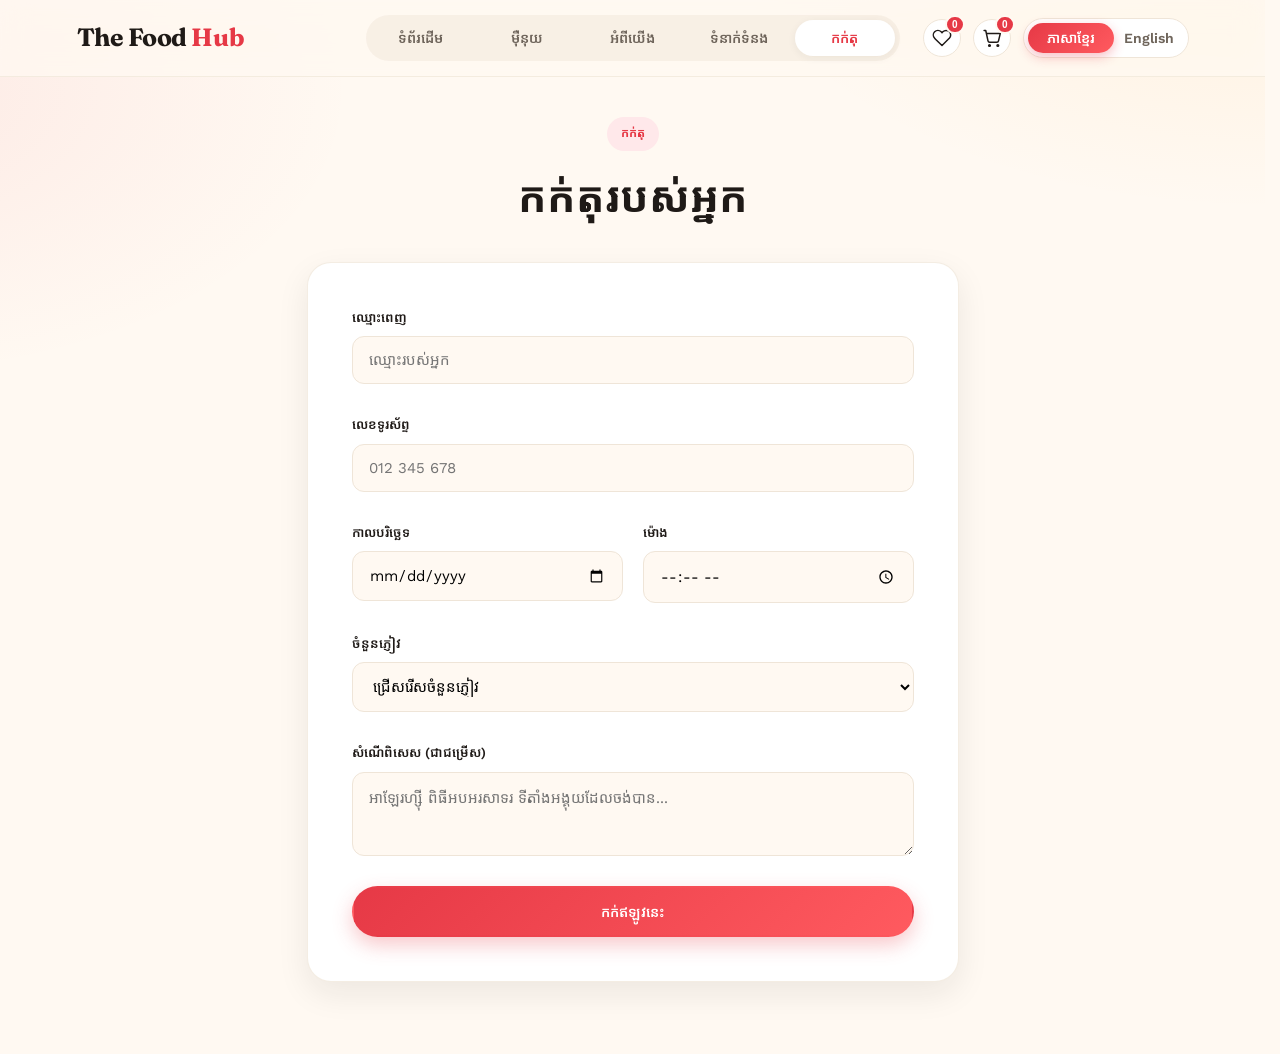
<file: html/reservation.html>
<!DOCTYPE html>
<html lang="en">
<head>
  <meta charset="UTF-8">
  <meta name="viewport" content="width=device-width, initial-scale=1.0">
  <title>Reservation - TheFoodHub</title>
  <link rel="stylesheet" href="../css/style.css">
  <link rel="icon" href="../images/logo-website.png" type="image/png" sizes="32x32">
<script>
  /* Khmer is the default language. Apply it (or a saved English choice) before the page paints,
     so the page never flashes the wrong language first. */
  (function () {
    var lang = 'km';
    try { if (localStorage.getItem('foodhub-lang') === 'en') lang = 'en'; } catch (e) { /* storage blocked */ }
    var h = document.documentElement;
    h.lang = lang;
    if (lang === 'km') {
      h.classList.add('lang-loading');
      setTimeout(function () { h.classList.remove('lang-loading'); }, 1500);
    }
  })();
</script>
</head>
<body>

<header class="navbar">
  <div class="navbar-inner">
    <a href="../index.html" class="logo">The Food<span>Hub</span></a>
    <nav class="nav-links">
      <a href="../index.html">Home</a>
      <a href="menu.html">Menu</a>
      <a href="about.html">About</a>
      <a href="contact.html">Contact</a>
      <a href="reservation.html" class="active">Reservation</a>
    </nav>
    <div class="nav-actions">
      <button class="wishlist-nav-btn" aria-label="View wishlist">
        <svg width="20" height="20" viewBox="0 0 24 24" fill="none" stroke="currentColor" stroke-width="1.8" stroke-linecap="round" stroke-linejoin="round"><path d="M20.8 4.6a5.5 5.5 0 0 0-7.8 0L12 5.6l-1-1a5.5 5.5 0 0 0-7.8 7.8l1 1L12 21l7.8-7.8 1-1a5.5 5.5 0 0 0 0-7.8z"/></svg>
        <span class="wishlist-badge">0</span>
      </button>
      <button class="cart-btn" aria-label="View order">
        <svg width="20" height="20" viewBox="0 0 24 24" fill="none" stroke="currentColor" stroke-width="1.8" stroke-linecap="round" stroke-linejoin="round"><circle cx="9" cy="21" r="1"/><circle cx="19" cy="21" r="1"/><path d="M2.5 3h2l2.68 12.39a2 2 0 0 0 2 1.61h8.64a2 2 0 0 0 2-1.61L22 6.5H6"/></svg>
        <span class="cart-badge">0</span>
      </button>
      <div class="lang-switch" role="group" aria-label="Switch language">
        <button type="button" class="lang-opt" data-lang="km" aria-pressed="true"><span class="lang-full">ភាសាខ្មែរ</span><span class="lang-short">ខ្មែរ</span></button>
        <button type="button" class="lang-opt" data-lang="en" aria-pressed="false"><span class="lang-full">English</span><span class="lang-short">EN</span></button>
      </div>
      <button class="hamburger" aria-label="Menu"><span></span><span></span><span></span></button>
    </div>
  </div>
</header>

<section class="page-hero">
  <div class="container">
    <span class="eyebrow">Book a Table</span>
    <h1>Reserve Your Table</h1>
  </div>
</section>

<section>
  <div class="container" style="max-width:700px;">
    <div class="form-card">

      <form id="reservationForm" novalidate>
        <div class="form-group">
          <label for="res-name">Full Name</label>
          <input type="text" id="res-name" name="name" placeholder="Your name" required>
          <span class="form-error"></span>
        </div>

        <div class="form-group">
          <label for="res-phone">Phone Number</label>
          <input type="tel" id="res-phone" name="phone" placeholder="012 345 678" required>
          <span class="form-error"></span>
        </div>

        <div class="form-row">
          <div class="form-group">
            <label for="res-date">Date</label>
            <input type="date" id="res-date" name="date" required>
            <span class="form-error"></span>
          </div>
          <div class="form-group">
            <label for="res-time">Time</label>
            <input type="time" id="res-time" name="time" required>
            <span class="form-error"></span>
          </div>
        </div>

        <div class="form-group">
          <label for="res-guests">Number of Guests</label>
          <select id="res-guests" name="guests" required>
            <option value="">Select guests</option>
            <option value="1">1 Guest</option>
            <option value="2">2 Guests</option>
            <option value="3">3 Guests</option>
            <option value="4">4 Guests</option>
            <option value="5+">5+ Guests</option>
          </select>
          <span class="form-error"></span>
        </div>

        <div class="form-group">
          <label for="res-notes">Special Requests (optional)</label>
          <textarea id="res-notes" name="notes" rows="3" placeholder="Allergies, celebrations, seating preferences..."></textarea>
          <span class="form-error"></span>
        </div>

        <button type="submit" class="btn btn-primary btn-block">Reserve Now</button>
        <div class="form-success" id="reservationSuccess">
          <span>✓</span> Thank you! Your reservation has been received.
        </div>
      </form>
    </div>
  </div>
</section>

<button class="scroll-top" aria-label="Scroll to top">↑</button>

<script src="../js/script.js"></script>
<script src="../js/cart.js"></script>
<script src="../js/wishlist.js"></script>
<script src="../js/validation.js"></script>
<script src="../js/lang.js"></script>

</body>
</html>
</file>
<file: css/style.css>
/* ============================================
   THE FOOD HUB - Modern Stylesheet (redesign)
   Same class names as before, only the look changed.
   ============================================ */

@import url('https://fonts.googleapis.com/css2?family=Fraunces:ital,opsz,wght@0,9..144,400;0,9..144,600;0,9..144,700;0,9..144,900;1,9..144,500&family=Work+Sans:wght@400;500;600;700&family=Noto+Sans+Khmer:wght@400;500;600;700&display=swap');

:root {
  /* Color tokens */
  --primary: #E63946;
  --primary-dark: #C1272D;
  --primary-soft: #FFE8EA;
  --secondary: #FF9F1C;
  --dark: #1F1A17;
  --bg: #FFF9F2;
  --surface: #FFFFFF;
  --white: #FFFFFF;
  --line: #EFE5D8;
  --text-muted: #6F655B;

  /* Type tokens */
  --font-display: 'Fraunces', serif;
  --font-body: 'Work Sans', sans-serif;

  /* Layout */
  --container: 1160px;
  --radius: 16px;
  --radius-sm: 10px;
  --radius-pill: 999px;

  /* Effects */
  --shadow-sm: 0 2px 8px rgba(31, 26, 23, 0.06);
  --shadow: 0 12px 32px rgba(31, 26, 23, 0.08);
  --shadow-lg: 0 24px 56px rgba(31, 26, 23, 0.14);
  --ease: cubic-bezier(0.22, 1, 0.36, 1);
}

* { box-sizing: border-box; margin: 0; padding: 0; }

html {
  scroll-behavior: smooth;
  scrollbar-gutter: stable;
  overflow-y: scroll;
  overflow-x: hidden; /* keep here, overflow on body breaks sticky navbar */
}

body {
  font-family: var(--font-body);
  background:
    radial-gradient(900px 500px at 100% -10%, rgba(255, 159, 28, 0.10), transparent 60%),
    radial-gradient(800px 480px at -10% 10%, rgba(230, 57, 70, 0.08), transparent 60%),
    var(--bg);
  background-attachment: fixed;
  color: var(--dark);
  line-height: 1.65;
  -webkit-font-smoothing: antialiased;
}

img { max-width: 100%; display: block; }
a { text-decoration: none; color: inherit; }
ul { list-style: none; }

::selection { background: var(--primary); color: var(--white); }

/* Hidden for a split second while a saved Khmer language is applied (see the head script) */
html.lang-loading body { visibility: hidden; }

/* Khmer language: use a Khmer font and loosen spacing so the script renders well */
/* The English fonts come first, so English words and numbers keep the same font
   as in English mode. Khmer letters are not in those fonts, so the browser
   automatically uses Noto Sans Khmer for them. */
html[lang="km"] {
  --font-display: 'Fraunces', 'Noto Sans Khmer', serif;
  --font-body: 'Work Sans', 'Noto Sans Khmer', sans-serif;
}

html[lang="km"] body,
html[lang="km"] body * { letter-spacing: 0 !important; }

/* English brand text keeps its tight spacing, same as in English mode */
html[lang="km"] body .logo { letter-spacing: -0.02em !important; }
html[lang="km"] body .hero h1 em { letter-spacing: -0.025em !important; }

html[lang="km"] h1,
html[lang="km"] h2,
html[lang="km"] h3,
html[lang="km"] h4 { line-height: 1.45; }

html[lang="km"] .hero h1 { line-height: 1.35; font-size: clamp(30px, 4.6vw, 54px); }
/* The English brand name keeps the same size as in English mode */
html[lang="km"] .hero h1 em { font-size: clamp(40px, 5.8vw, 68px); }

/* Slightly larger label above the hero heading, since Khmer needs more size to read well */
html[lang="km"] .hero-eyebrow {
  font-size: 14px;
  padding: 8px 18px;
}

/* Khmer letters look bigger than English ones at the same size, so section titles are a little smaller */
html[lang="km"] .page-hero h1 { font-size: clamp(28px, 4vw, 42px); }
html[lang="km"] .section-head h2 { font-size: clamp(24px, 3.2vw, 34px); }
html[lang="km"] .eyebrow,
html[lang="km"] .hero-eyebrow { text-transform: none; }

:focus-visible {
  outline: 3px solid rgba(230, 57, 70, 0.45);
  outline-offset: 2px;
}

.container {
  max-width: var(--container);
  margin: 0 auto;
  padding: 0 24px;
}

h1, h2, h3, h4 {
  font-family: var(--font-display);
  font-weight: 700;
  line-height: 1.15;
  letter-spacing: -0.01em;
}

.eyebrow {
  display: inline-flex;
  align-items: center;
  gap: 8px;
  font-family: var(--font-body);
  font-size: 12px;
  font-weight: 700;
  letter-spacing: 0.14em;
  text-transform: uppercase;
  color: var(--primary);
  background: var(--primary-soft);
  padding: 7px 14px;
  border-radius: var(--radius-pill);
  margin-bottom: 16px;
}

.section-head {
  text-align: center;
  max-width: 580px;
  margin: 0 auto 52px;
}

.section-head h2 {
  font-size: clamp(30px, 4vw, 44px);
  margin-bottom: 14px;
}

.section-head p {
  color: var(--text-muted);
  font-size: 16px;
}

section { padding: 72px 0; }
.page-hero + section { padding-top: 0; }

/* ============ BUTTONS ============ */
.btn {
  display: inline-flex;
  align-items: center;
  gap: 8px;
  font-family: var(--font-body);
  font-weight: 600;
  font-size: 14px;
  letter-spacing: 0.02em;
  padding: 14px 28px;
  border-radius: var(--radius-pill);
  border: 2px solid transparent;
  cursor: pointer;
  transition: transform 0.25s var(--ease), box-shadow 0.25s var(--ease), background 0.25s ease, color 0.25s ease, border-color 0.25s ease;
}

.btn:active { transform: translateY(0) scale(0.98); }

.btn-primary {
  background: linear-gradient(135deg, var(--primary) 0%, #FF5A5F 100%);
  color: var(--white);
  box-shadow: 0 8px 20px rgba(230, 57, 70, 0.28);
}

.btn-primary:hover {
  background: linear-gradient(135deg, var(--primary-dark) 0%, var(--primary) 100%);
  transform: translateY(-2px);
  box-shadow: 0 14px 28px rgba(230, 57, 70, 0.38);
}

.btn-outline {
  background: var(--surface);
  border-color: var(--line);
  color: var(--dark);
}

.btn-outline:hover {
  background: var(--dark);
  border-color: var(--dark);
  color: var(--white);
  transform: translateY(-2px);
}

.btn-block { width: 100%; justify-content: center; }

/* ============ NAVBAR ============ */
.navbar {
  position: sticky;
  top: 0;
  z-index: 999;
  background: rgba(255, 249, 242, 0.78);
  backdrop-filter: saturate(180%) blur(14px);
  -webkit-backdrop-filter: saturate(180%) blur(14px);
  border-bottom: 1px solid rgba(239, 229, 216, 0.7);
  transition: box-shadow 0.3s ease, background 0.3s ease;
}

.navbar.scrolled {
  background: rgba(255, 255, 255, 0.88);
  box-shadow: 0 8px 30px rgba(31, 26, 23, 0.07);
}

/* Three fixed columns (logo | menu | buttons) and a fixed height, so nothing
   moves when you change page, scroll, or switch language. */
.navbar-inner {
  display: grid;
  grid-template-columns: 1fr auto 1fr;
  align-items: center;
  column-gap: 16px;
  height: 76px;
  padding: 0 24px;
  max-width: var(--container);
  margin: 0 auto;
}

.logo {
  font-family: var(--font-display);
  font-weight: 700;
  font-size: 25px;
  display: flex;
  align-items: baseline;
  gap: 4px;
  letter-spacing: -0.02em;
}

.logo span { color: var(--primary); }

.logo { justify-self: start; white-space: nowrap; }

/* Menu pill: every link gets the same width so the pill stays centered and steady */
.nav-links {
  display: grid;
  grid-auto-flow: column;
  grid-auto-columns: 100px;
  gap: 6px;
  padding: 5px;
  justify-self: center;
  background: rgba(239, 229, 216, 0.45);
  border-radius: var(--radius-pill);
}

.nav-links a {
  font-size: 14px;
  font-weight: 600;
  line-height: 20px;
  text-align: center;
  white-space: nowrap;
  position: relative;
  padding: 8px 0;
  border-radius: var(--radius-pill);
  color: var(--text-muted);
  transition: background 0.25s ease, color 0.25s ease, box-shadow 0.25s ease;
}

.nav-links a:hover { color: var(--dark); }

.nav-links a.active {
  color: var(--primary);
  background: var(--surface);
  box-shadow: var(--shadow-sm);
}

.nav-actions {
  display: flex;
  align-items: center;
  justify-content: flex-end;
  gap: 12px;
}

.cart-btn, .wishlist-nav-btn {
  position: relative;
  display: flex;
  align-items: center;
  justify-content: center;
  width: 38px;
  height: 38px;
  background: var(--surface);
  border: 1px solid var(--line);
  border-radius: 50%;
  cursor: pointer;
  color: var(--dark);
  transition: transform 0.25s var(--ease), border-color 0.2s ease, color 0.2s ease, box-shadow 0.25s ease;
}

.cart-btn svg, .wishlist-nav-btn svg { display: block; }

.cart-btn:hover, .wishlist-nav-btn:hover {
  border-color: var(--primary);
  color: var(--primary);
  transform: translateY(-2px);
  box-shadow: var(--shadow);
}

.cart-badge, .wishlist-badge {
  position: absolute;
  top: -5px;
  right: -5px;
  background: var(--primary);
  color: var(--white);
  font-size: 10px;
  font-weight: 700;
  min-width: 19px;
  height: 19px;
  border-radius: var(--radius-pill);
  display: flex;
  align-items: center;
  justify-content: center;
  padding: 0 5px;
  border: 2px solid var(--bg);
}

/* ============ LANGUAGE SELECTOR ============ */
.lang-switch {
  --lang-pad: 4px;
  --col-en: 70px;
  --col-km: 86px;
  position: relative;
  display: inline-grid;
  grid-template-columns: var(--col-km) var(--col-en);
  padding: var(--lang-pad);
  background: var(--surface);
  border: 1px solid var(--line);
  border-radius: var(--radius-pill);
  transition: border-color 0.2s ease, box-shadow 0.25s ease;
}

.lang-switch:hover {
  border-color: rgba(230, 57, 70, 0.45);
  box-shadow: var(--shadow-sm);
}

/* The red pill that slides under the selected language */
.lang-switch::before {
  content: "";
  position: absolute;
  top: var(--lang-pad);
  bottom: var(--lang-pad);
  left: var(--lang-pad);
  width: var(--col-km);
  border-radius: var(--radius-pill);
  background: linear-gradient(135deg, var(--primary), #FF5A5F);
  box-shadow: 0 4px 12px rgba(230, 57, 70, 0.32);
  transition: transform 0.35s var(--ease), width 0.35s var(--ease);
}

html[lang="en"] .lang-switch::before {
  width: var(--col-en);
  transform: translateX(var(--col-km));
}

.lang-short { display: none; }

.lang-opt {
  position: relative;
  z-index: 1;
  display: flex;
  align-items: center;
  justify-content: center;
  height: 30px;
  padding: 0 10px;
  background: none;
  border: none;
  border-radius: var(--radius-pill);
  cursor: pointer;
  font-family: var(--font-body);
  font-size: 14px;
  font-weight: 600;
  line-height: 1.2;
  text-align: center;
  color: var(--text-muted);
  transition: color 0.25s ease;
}

.lang-opt[data-lang="km"] {
  font-family: 'Noto Sans Khmer', 'Work Sans', sans-serif;
  font-size: 14px;
  font-weight: 600;
  line-height: 1.6;
}
.lang-opt:hover { color: var(--dark); }
.lang-opt.active, .lang-opt.active:hover { color: var(--white); }

/* ============ TOAST ============ */
.toast-stack {
  position: fixed;
  top: 92px;
  right: 24px;
  display: flex;
  flex-direction: column;
  gap: 10px;
  z-index: 1200;
}

.toast {
  background: rgba(31, 26, 23, 0.94);
  backdrop-filter: blur(10px);
  color: var(--white);
  padding: 14px 20px;
  border-radius: 14px;
  font-size: 14px;
  font-weight: 500;
  box-shadow: var(--shadow-lg);
  display: flex;
  align-items: center;
  gap: 10px;
  opacity: 0;
  transform: translateX(24px) scale(0.97);
  transition: opacity 0.35s var(--ease), transform 0.35s var(--ease);
  max-width: 320px;
  border-left: 4px solid var(--secondary);
}

.toast.show { opacity: 1; transform: translateX(0) scale(1); }
.toast strong { color: var(--secondary); }

/* ============ CART DRAWER ============ */
.cart-overlay {
  position: fixed;
  inset: 0;
  background: rgba(20, 14, 8, 0.5);
  backdrop-filter: blur(4px);
  z-index: 1300;
  opacity: 0;
  visibility: hidden;
  transition: opacity 0.3s ease, visibility 0.3s ease;
}

.cart-overlay.open { opacity: 1; visibility: visible; }

.cart-drawer {
  position: fixed;
  top: 0;
  right: 0;
  height: 100%;
  width: 440px;
  max-width: 100%;
  background: var(--surface);
  z-index: 1301;
  transform: translateX(100%);
  transition: transform 0.45s var(--ease);
  display: flex;
  flex-direction: column;
  box-shadow: none;
  border-radius: 24px 0 0 24px;
}

.cart-drawer.open {
  transform: translateX(0);
  box-shadow: -16px 0 50px rgba(0, 0, 0, 0.18);
}

.cart-drawer-header {
  display: flex;
  align-items: center;
  justify-content: space-between;
  padding: 24px 28px;
  border-bottom: 1px solid var(--line);
  flex-shrink: 0;
}

.cart-drawer-header h3 { font-size: 22px; }

.cart-close {
  background: var(--bg);
  border: none;
  width: 36px;
  height: 36px;
  border-radius: 50%;
  font-size: 18px;
  cursor: pointer;
  color: var(--text-muted);
  line-height: 1;
  display: flex;
  align-items: center;
  justify-content: center;
  transition: background 0.2s ease, color 0.2s ease, transform 0.25s var(--ease);
}

.cart-close:hover {
  background: var(--primary-soft);
  color: var(--primary);
  transform: rotate(90deg);
}

.cart-drawer-body {
  flex: 1;
  overflow-y: auto;
  padding: 8px 28px;
}

.cart-empty {
  text-align: center;
  padding: 60px 20px;
  color: var(--text-muted);
}

.cart-empty span {
  display: flex;
  justify-content: center;
  margin-bottom: 14px;
  color: var(--text-muted);
  opacity: 0.5;
}

.cart-item {
  display: grid;
  grid-template-columns: 1fr 90px 62px;
  align-items: center;
  column-gap: 14px;
  padding: 20px 0;
  border-bottom: 1px solid var(--line);
}

.cart-item-info { min-width: 0; }

.cart-item-info h4 {
  font-size: 16px;
  margin-bottom: 4px;
  white-space: nowrap;
  overflow: hidden;
  text-overflow: ellipsis;
}

.cart-item-info span { font-size: 13px; color: var(--text-muted); }

.qty-control {
  display: flex;
  align-items: center;
  justify-content: center;
  gap: 10px;
}

.qty-btn {
  width: 30px;
  height: 30px;
  border-radius: 50%;
  border: 1px solid var(--line);
  background: var(--surface);
  cursor: pointer;
  font-size: 14px;
  display: flex;
  align-items: center;
  justify-content: center;
  transition: all 0.2s ease;
}

.qty-btn:hover {
  border-color: var(--primary);
  background: var(--primary);
  color: var(--white);
}

.qty-value { min-width: 18px; text-align: center; font-weight: 600; }

.remove-link {
  font-size: 13px;
  color: var(--primary);
  cursor: pointer;
  white-space: nowrap;
  background: none;
  border: none;
  font-family: var(--font-body);
  justify-self: end;
}

.remove-link:hover { text-decoration: underline; }

/* Wishlist drawer item row */
.wishlist-item { grid-template-columns: 1fr auto auto; }

.wishlist-add-btn {
  padding: 10px 18px;
  font-size: 13px;
  white-space: nowrap;
}

.wishlist-item .remove-link { justify-self: start; }

.cart-summary {
  padding: 20px 28px 4px;
  border-top: 1px solid var(--line);
  flex-shrink: 0;
}

.cart-summary-row {
  display: flex;
  justify-content: space-between;
  font-size: 14px;
  color: var(--text-muted);
  padding: 6px 0;
}

.cart-summary-row.total {
  font-size: 18px;
  font-weight: 700;
  color: var(--dark);
  padding-top: 12px;
  border-top: 1px solid var(--line);
  margin-top: 6px;
}

.cart-drawer-footer {
  padding: 20px 28px 28px;
  flex-shrink: 0;
}

/* Invoice view */
.invoice-box {
  border: 1px solid var(--line);
  background: var(--bg);
  border-radius: var(--radius);
  padding: 24px;
  margin: 20px 28px 0;
}

.invoice-row {
  display: flex;
  justify-content: space-between;
  font-size: 14px;
  padding: 5px 0;
}

.invoice-row.head { font-weight: 700; }
.invoice-divider { border-top: 1px dashed var(--line); margin: 12px 0; }

.invoice-actions {
  padding: 24px 28px 28px;
  display: flex;
  flex-direction: column;
  gap: 12px;
}

/* Confirmation view */
.order-confirm {
  text-align: center;
  padding: 60px 28px;
}

.confirm-icon {
  width: 72px;
  height: 72px;
  border-radius: 50%;
  background: linear-gradient(135deg, #2e9d4f, #43b86a);
  color: var(--white);
  font-size: 32px;
  display: flex;
  align-items: center;
  justify-content: center;
  margin: 0 auto 22px;
  box-shadow: 0 12px 28px rgba(46, 157, 79, 0.35);
  animation: pop-in 0.5s var(--ease) both;
}

@keyframes pop-in {
  from { transform: scale(0.4); opacity: 0; }
  to { transform: scale(1); opacity: 1; }
}

.order-confirm h3 { font-size: 24px; margin-bottom: 10px; }
.order-confirm p { color: var(--text-muted); font-size: 15px; }

.hamburger {
  display: none;
  flex-direction: column;
  gap: 5px;
  cursor: pointer;
  background: none;
  border: none;
}

.hamburger span {
  width: 24px;
  height: 2px;
  background: var(--dark);
  border-radius: 2px;
  transition: 0.3s;
}

/* ============ HERO ============ */
.hero {
  position: relative;
  padding: 90px 0 70px;
  overflow: hidden;
}

.hero::before {
  content: "";
  position: absolute;
  width: 520px;
  height: 520px;
  right: -140px;
  top: -120px;
  background: radial-gradient(circle, rgba(255, 159, 28, 0.28), transparent 65%);
  filter: blur(10px);
  z-index: 0;
  pointer-events: none;
}

.hero-grid {
  position: relative;
  z-index: 1;
  display: grid;
  grid-template-columns: 1.1fr 1fr;
  gap: 40px;
  align-items: center;
}

.hero-eyebrow {
  color: var(--primary);
  font-weight: 700;
  letter-spacing: 0.12em;
  text-transform: uppercase;
  font-size: 12px;
  margin-bottom: 18px;
  display: inline-block;
  background: var(--primary-soft);
  padding: 7px 14px;
  border-radius: var(--radius-pill);
}

.hero h1 {
  font-size: clamp(40px, 5.8vw, 68px);
  margin-bottom: 20px;
  letter-spacing: -0.025em;
}

.hero h1 em {
  font-style: italic;
  background: linear-gradient(135deg, var(--primary), var(--secondary));
  -webkit-background-clip: text;
  background-clip: text;
  -webkit-text-fill-color: transparent;
  color: var(--primary);
}

.hero-typewriter { min-height: 1.15em; will-change: contents; }

.typewriter-cursor {
  display: inline-block;
  margin-left: 2px;
  color: var(--primary);
  -webkit-text-fill-color: var(--primary);
  animation: typewriter-blink 0.8s step-end infinite;
}

@keyframes typewriter-blink {
  0%, 100% { opacity: 1; }
  50% { opacity: 0; }
}

.hero p {
  font-size: 17px;
  color: var(--text-muted);
  max-width: 460px;
  margin-bottom: 32px;
}

.hero-actions { display: flex; gap: 14px; flex-wrap: wrap; }

.hero-visual {
  position: relative;
  aspect-ratio: 1 / 1;
  display: flex;
  align-items: center;
  justify-content: center;
}

.hero-plate {
  width: 88%;
  aspect-ratio: 1 / 1;
  border-radius: 50%;
  background: var(--surface);
  box-shadow: var(--shadow-lg), inset 0 0 0 10px rgba(255, 255, 255, 0.9);
  display: flex;
  align-items: center;
  justify-content: center;
  position: relative;
  animation: float-plate 6s ease-in-out infinite;
}

@keyframes float-plate {
  0%, 100% { transform: translateY(0); }
  50% { transform: translateY(-12px); }
}

.hero-plate .food-visual { width: 92%; height: 92%; border-radius: 50%; }

.hero-plate .dish-photo {
  width: 92%;
  height: 92%;
  border-radius: 50%;
  object-fit: cover;
}

.hero-plate .food-visual span { font-size: 130px; }

.hero-ring {
  position: absolute;
  inset: -16px;
  border: 2px dashed rgba(230, 57, 70, 0.3);
  border-radius: 50%;
  animation: spin-slow 40s linear infinite;
}

@keyframes spin-slow {
  to { transform: rotate(360deg); }
}

.hero-stats {
  display: flex;
  flex-wrap: wrap;
  gap: 24px 40px;
  margin-top: 40px;
  padding-top: 28px;
  border-top: 1px solid var(--line);
}

.hero-stats div strong {
  display: block;
  font-family: var(--font-display);
  font-size: 28px;
  color: var(--primary);
}

.hero-stats div span { font-size: 13px; color: var(--text-muted); }
.stat-star { color: var(--secondary); vertical-align: -3px; }

/* ============ CATEGORIES ============ */
.categories { background: var(--surface); }

.cat-grid {
  display: grid;
  grid-template-columns: repeat(4, 1fr);
  gap: 20px;
}

.cat-card {
  text-align: center;
  padding: 32px 12px;
  border: 1px solid var(--line);
  border-radius: var(--radius);
  background: var(--bg);
  cursor: pointer;
  transition: transform 0.3s var(--ease), box-shadow 0.3s var(--ease), border-color 0.25s ease, background 0.25s ease;
}

.cat-card:hover {
  border-color: transparent;
  background: var(--surface);
  transform: translateY(-6px);
  box-shadow: var(--shadow);
}

.cat-icon {
  font-size: 38px;
  margin-bottom: 12px;
  transition: transform 0.3s var(--ease);
}

.cat-card:hover .cat-icon { transform: scale(1.18) rotate(-6deg); }
.cat-card span { font-weight: 600; font-size: 14px; }

/* ============ MENU FILTER + CARDS ============ */
.filter-bar {
  display: flex;
  justify-content: center;
  gap: 10px;
  flex-wrap: wrap;
  margin-bottom: 44px;
}

.filter-btn {
  padding: 10px 24px;
  border: 1px solid var(--line);
  background: var(--surface);
  border-radius: var(--radius-pill);
  font-family: var(--font-body);
  font-weight: 600;
  font-size: 14px;
  cursor: pointer;
  transition: all 0.25s var(--ease);
}

.filter-btn:hover {
  border-color: var(--primary);
  color: var(--primary);
  transform: translateY(-2px);
}

.filter-btn.active {
  background: linear-gradient(135deg, var(--primary), #FF5A5F);
  color: var(--white);
  border-color: transparent;
  box-shadow: 0 8px 18px rgba(230, 57, 70, 0.3);
}

.menu-grid {
  display: grid;
  grid-template-columns: repeat(3, 1fr);
  gap: 28px;
}

.menu-card {
  display: flex;
  flex-direction: column;
  background: var(--surface);
  border-radius: 20px;
  overflow: hidden;
  box-shadow: var(--shadow-sm);
  border: 1px solid rgba(239, 229, 216, 0.7);
  transition: transform 0.35s var(--ease), box-shadow 0.35s var(--ease);
  animation: card-in 0.6s var(--ease) both;
}

.menu-card:nth-child(3n + 2) { animation-delay: 0.08s; }
.menu-card:nth-child(3n + 3) { animation-delay: 0.16s; }

@keyframes card-in {
  from { opacity: 0; transform: translateY(24px); }
  to { opacity: 1; transform: translateY(0); }
}

.menu-card:hover {
  transform: translateY(-8px);
  box-shadow: var(--shadow-lg);
}

.menu-img {
  flex-shrink: 0;
  position: relative;
  aspect-ratio: 4 / 3;
  overflow: hidden;
  background: var(--secondary);
}

.menu-card:hover .menu-img .food-visual span { transform: scale(1.12) rotate(-4deg); }

.dish-photo {
  width: 100%;
  height: 100%;
  object-fit: cover;
  display: block;
  transition: transform 0.6s var(--ease);
}

.menu-card:hover .dish-photo { transform: scale(1.08); }

.menu-tag {
  position: absolute;
  top: 14px;
  left: 14px;
  background: rgba(31, 26, 23, 0.82);
  backdrop-filter: blur(6px);
  color: var(--white);
  font-size: 11px;
  font-weight: 600;
  text-transform: uppercase;
  letter-spacing: 0.06em;
  padding: 6px 12px;
  border-radius: var(--radius-pill);
}

.wishlist-btn {
  position: absolute;
  top: 12px;
  right: 12px;
  width: 38px;
  height: 38px;
  border-radius: 50%;
  background: rgba(255, 255, 255, 0.95);
  border: none;
  display: flex;
  align-items: center;
  justify-content: center;
  cursor: pointer;
  color: var(--dark);
  box-shadow: 0 6px 14px rgba(0, 0, 0, 0.16);
  transition: transform 0.25s var(--ease), color 0.2s ease;
  z-index: 2;
}

.wishlist-btn:hover { transform: scale(1.12); }
.wishlist-btn svg { display: block; transition: fill 0.2s ease, stroke 0.2s ease; }
.wishlist-btn.active { color: var(--primary); }
.wishlist-btn.active svg { fill: var(--primary); }

/* ============ FOOD VISUAL (illustrated placeholders) ============ */
.food-visual {
  width: 100%;
  height: 100%;
  display: flex;
  align-items: center;
  justify-content: center;
  position: relative;
  overflow: hidden;
}

.food-visual::before {
  content: "";
  position: absolute;
  inset: 0;
  background-image: radial-gradient(rgba(255, 255, 255, 0.35) 1.5px, transparent 1.5px);
  background-size: 18px 18px;
  opacity: 0.5;
}

.food-visual span {
  position: relative;
  font-size: 62px;
  line-height: 1;
  filter: drop-shadow(0 10px 18px rgba(0, 0, 0, 0.18));
  transition: transform 0.5s var(--ease);
}

.food-visual--pizza   { background: radial-gradient(circle at 32% 28%, #ffb37a 0%, var(--primary) 75%); }
.food-visual--burger  { background: radial-gradient(circle at 32% 28%, #ffd9a0 0%, #a85c1f 75%); }
.food-visual--pasta   { background: radial-gradient(circle at 32% 28%, #fff1c4 0%, #e0982e 75%); }
.food-visual--drink   { background: radial-gradient(circle at 32% 28%, #b9f3e4 0%, #1f8a75 75%); }
.food-visual--dessert { background: radial-gradient(circle at 32% 28%, #ffc2d1 0%, #c23662 75%); }

.food-visual .drink-icon {
  position: relative;
  filter: drop-shadow(0 10px 18px rgba(0, 0, 0, 0.18));
  transition: transform 0.5s var(--ease);
}

.menu-card:hover .menu-img .food-visual .drink-icon { transform: scale(1.12) rotate(-4deg); }

.menu-body {
  display: flex;
  flex-direction: column;
  flex: 1;
  padding: 22px 24px 24px;
}

.menu-body-top {
  display: flex;
  justify-content: space-between;
  align-items: flex-start;
  gap: 10px;
  margin-bottom: 8px;
}

.menu-body h4 { font-size: 20px; }

.menu-price {
  font-family: var(--font-display);
  color: var(--primary);
  font-size: 20px;
  font-weight: 700;
}

.menu-body p { color: var(--text-muted); font-size: 14px; margin-bottom: 14px; }
/* margin-top: auto pushes the rating and the Order button to the bottom of every card,
   so the buttons line up in a row even when the descriptions have different lengths */
.menu-rating { color: var(--secondary); font-size: 13px; margin-top: auto; margin-bottom: 16px; }
.menu-rating span { color: var(--text-muted); margin-left: 4px; }

/* ============ WHY CHOOSE US ============ */
.why { background: var(--surface); }

.why-grid {
  display: grid;
  grid-template-columns: repeat(4, 1fr);
  gap: 24px;
}

.why-card {
  text-align: center;
  padding: 32px 22px;
  border-radius: var(--radius);
  border: 1px solid transparent;
  transition: transform 0.3s var(--ease), box-shadow 0.3s var(--ease), background 0.3s ease, border-color 0.3s ease;
}

.why-card:hover {
  background: var(--bg);
  border-color: var(--line);
  transform: translateY(-6px);
  box-shadow: var(--shadow);
}

.why-icon {
  width: 76px;
  height: 76px;
  border-radius: 24px;
  background: linear-gradient(135deg, var(--primary-soft), #FFF1D6);
  display: flex;
  align-items: center;
  justify-content: center;
  font-size: 32px;
  margin: 0 auto 20px;
  transition: transform 0.3s var(--ease);
}

.why-card:hover .why-icon { transform: rotate(-8deg) scale(1.08); }
.why-card h4 { font-size: 18px; margin-bottom: 8px; }
.why-card p { color: var(--text-muted); font-size: 14px; }

/* ============ CHEFS ============ */
.chef-grid {
  display: grid;
  grid-template-columns: repeat(3, 1fr);
  gap: 30px;
}

.chef-card { text-align: center; }

.chef-photo {
  aspect-ratio: 3 / 4;
  border-radius: 24px;
  overflow: hidden;
  margin-bottom: 20px;
  position: relative;
  box-shadow: var(--shadow);
  transition: transform 0.4s var(--ease), box-shadow 0.4s var(--ease);
}

.chef-card:hover .chef-photo {
  transform: translateY(-8px);
  box-shadow: var(--shadow-lg);
}

.chef-photo .food-visual span { font-size: 92px; }
.chef-photo--1 .food-visual { background: radial-gradient(circle at 32% 26%, #ffd9a0 0%, #7a4a22 75%); }
.chef-photo--2 .food-visual { background: radial-gradient(circle at 32% 26%, #ffc2d1 0%, #8a2b45 75%); }
.chef-photo--3 .food-visual { background: radial-gradient(circle at 32% 26%, #b9e3ff 0%, #2b5a8a 75%); }
.chef-card h4 { font-size: 20px; margin-bottom: 4px; }

.chef-card span {
  color: var(--primary);
  font-size: 12px;
  font-weight: 700;
  text-transform: uppercase;
  letter-spacing: 0.08em;
}

/* ============ REVIEWS ============ */
.reviews {
  background:
    radial-gradient(700px 360px at 90% 0%, rgba(230, 57, 70, 0.22), transparent 60%),
    var(--dark);
  color: var(--white);
}

.reviews .section-head p { color: #b8b0a5; }
.reviews .eyebrow { color: var(--secondary); background: rgba(255, 159, 28, 0.14); }
.review-track-outer { overflow: hidden; }

.review-track {
  display: flex;
  gap: 24px;
  width: max-content;
  animation: reviews-marquee 38s linear infinite;
}

.review-track:hover { animation-play-state: paused; }

@keyframes reviews-marquee {
  from { transform: translateX(0); }
  to { transform: translateX(-50%); }
}

.review-card {
  scroll-snap-align: start;
  min-width: 340px;
  background: rgba(255, 255, 255, 0.06);
  backdrop-filter: blur(8px);
  border-radius: 20px;
  padding: 30px;
  border: 1px solid rgba(255, 255, 255, 0.1);
  transition: transform 0.3s var(--ease), border-color 0.3s ease;
}

.review-card:hover {
  transform: translateY(-4px);
  border-color: rgba(255, 159, 28, 0.5);
}

.review-stars { color: var(--secondary); margin-bottom: 16px; font-size: 14px; }
.review-card p { font-size: 15px; color: #d8d2c8; margin-bottom: 20px; font-style: italic; }
.review-author { display: flex; align-items: center; gap: 12px; }

.review-avatar {
  width: 44px;
  height: 44px;
  border-radius: 50%;
  background: linear-gradient(135deg, var(--primary), var(--secondary));
  display: flex;
  align-items: center;
  justify-content: center;
  font-family: var(--font-display);
  font-weight: 700;
}

.review-author strong { display: block; font-size: 14px; }
.review-author span { font-size: 12px; color: #a19a8f; }
.review-dots { display: flex; justify-content: center; gap: 8px; margin-top: 24px; }
.review-dots span { width: 8px; height: 8px; border-radius: 50%; background: #4a4a4a; cursor: pointer; }
.review-dots span.active { background: var(--secondary); }

/* ============ RESERVATION CTA (home teaser) ============ */
.cta-strip {
  background: linear-gradient(120deg, var(--primary-dark) 0%, var(--primary) 55%, #FF6B4A 100%);
  color: var(--white);
  padding: 64px 0;
  position: relative;
  overflow: hidden;
}

.cta-strip::after {
  content: "";
  position: absolute;
  width: 380px;
  height: 380px;
  right: -80px;
  top: -140px;
  border-radius: 50%;
  background: rgba(255, 255, 255, 0.1);
}

.cta-strip .container {
  position: relative;
  z-index: 1;
  display: flex;
  align-items: center;
  justify-content: space-between;
  flex-wrap: wrap;
  gap: 24px;
}

.cta-strip h3 { font-size: 30px; }
.cta-strip p { color: #ffe1e1; margin-top: 6px; }
.cta-strip .btn-outline { background: transparent; border-color: var(--white); color: var(--white); }
.cta-strip .btn-outline:hover { background: var(--white); color: var(--primary); }

/* ============ FORMS (Reservation / Contact) ============ */
.form-card {
  background: var(--surface);
  border-radius: 24px;
  box-shadow: var(--shadow);
  border: 1px solid rgba(239, 229, 216, 0.7);
  padding: 44px;
}

.form-row { display: grid; grid-template-columns: 1fr 1fr; gap: 20px; margin-bottom: 0; }
.form-group { margin-bottom: 6px; display: flex; flex-direction: column; gap: 8px; }
.form-group label { font-size: 13px; font-weight: 600; letter-spacing: 0.02em; }

.form-group input,
.form-group select,
.form-group textarea {
  padding: 14px 16px;
  border: 1.5px solid var(--line);
  border-radius: 12px;
  font-family: var(--font-body);
  font-size: 15px;
  background: var(--bg);
  transition: border-color 0.2s ease, box-shadow 0.2s ease, background 0.2s ease;
}

.form-group input:focus,
.form-group select:focus,
.form-group textarea:focus {
  outline: none;
  border-color: var(--primary);
  background: var(--surface);
  box-shadow: 0 0 0 4px rgba(230, 57, 70, 0.12);
}

.form-error {
  font-size: 12px;
  color: var(--primary);
  min-height: 16px;
  display: block;
}

.form-group.invalid input,
.form-group.invalid select,
.form-group.invalid textarea {
  border-color: var(--primary);
  background: #FFF5F5;
}

.form-success {
  display: none;
  align-items: center;
  gap: 10px;
  margin-top: 18px;
  padding: 14px 16px;
  border-radius: 12px;
  background: #eaf6ec;
  border: 1px solid #bfe3c6;
  color: #1e7a34;
  font-size: 14px;
  font-weight: 600;
}

.form-success.show { display: flex; animation: card-in 0.4s var(--ease) both; }

/* ============ CONTACT INFO CARDS ============ */
.contact-grid {
  display: grid;
  grid-template-columns: 1fr 1fr;
  gap: 50px;
  align-items: start;
}

.info-list { display: flex; flex-direction: column; gap: 24px; margin-bottom: 30px; }
.info-item { display: flex; gap: 18px; align-items: flex-start; }

.info-icon {
  width: 52px;
  height: 52px;
  border-radius: 16px;
  background: linear-gradient(135deg, var(--primary-soft), #FFF1D6);
  display: flex;
  align-items: center;
  justify-content: center;
  font-size: 22px;
  flex-shrink: 0;
}

.info-item h4 { font-size: 16px; margin-bottom: 4px; }
.info-item p { color: var(--text-muted); font-size: 14px; }

.map-frame {
  width: 100%;
  aspect-ratio: 23.6 / 10;
  border-radius: 20px;
  overflow: hidden;
  border: 1px solid var(--line);
  box-shadow: var(--shadow-sm);
}

.map-frame iframe { width: 100%; height: 100%; border: 0; }

/* ============ ABOUT PAGE ============ */
.page-hero {
  padding: 40px 0 28px;
  text-align: center;
}

.page-hero .eyebrow { justify-content: center; }
.page-hero h1 { font-size: clamp(34px, 5vw, 54px); margin-bottom: 6px; }
.page-hero p { color: var(--text-muted); max-width: 480px; margin: 0 auto; }

.about-split {
  display: grid;
  grid-template-columns: 1fr 1fr;
  gap: 60px;
  align-items: center;
}

.about-img {
  aspect-ratio: 1 / 1;
  border-radius: 28px;
  overflow: hidden;
  position: relative;
  height: 80%;
  background: var(--surface);
  box-shadow: var(--shadow-lg);
}

/* Show the whole chef drawing without cropping it */
.about-img .dish-photo { object-fit: contain; }

.about-img .food-visual { background: radial-gradient(circle at 32% 26%, #ffe1b8 0%, #8a3a1f 75%); }
.about-img .food-visual span { font-size: 110px; }
.about-copy h2 { font-size: clamp(28px, 3.5vw, 38px); margin-bottom: 18px; }

/* The "Grand Opening" label is now the title of this block, so it is larger than a normal label */
.about-copy .eyebrow {
  font-size: 16px;
  padding: 10px 22px;
  margin-bottom: 22px;
}
.about-copy p { color: var(--text-muted); margin-bottom: 16px; }
.about-list { margin-top: 24px; display: flex; flex-direction: column; gap: 14px; }
.about-list li { display: flex; gap: 12px; align-items: center; font-weight: 500; }

.about-list li::before {
  content: "\2713";
  display: inline-flex;
  align-items: center;
  justify-content: center;
  width: 24px;
  height: 24px;
  border-radius: 50%;
  background: var(--primary-soft);
  color: var(--primary);
  font-size: 13px;
  font-weight: 700;
  flex-shrink: 0;
}

.timeline { max-width: 700px; margin: 0 auto; }

.timeline-item {
  display: grid;
  grid-template-columns: 90px 1fr;
  gap: 24px;
  padding: 24px 0;
  border-bottom: 1px solid var(--line);
  transition: transform 0.3s var(--ease);
}

.timeline-item:hover { transform: translateX(6px); }
.timeline-item:last-child { border-bottom: none; }
.timeline-item strong { font-family: var(--font-display); color: var(--primary); font-size: 22px; }
.timeline-item h4 { font-size: 18px; margin-bottom: 4px; }
.timeline-item p { color: var(--text-muted); font-size: 14px; }

/* ============ FOOTER ============ */
.footer {
  background:
    radial-gradient(600px 300px at 0% 0%, rgba(230, 57, 70, 0.14), transparent 60%),
    var(--dark);
  color: #cfc8bd;
  padding: 72px 0 0;
}

.footer-grid {
  display: grid;
  grid-template-columns: 1.4fr 1fr 1fr 1.2fr;
  gap: 40px;
  padding-bottom: 50px;
  border-bottom: 1px solid rgba(255, 255, 255, 0.1);
}

.footer-brand .logo { color: var(--white); margin-bottom: 14px; }
.footer-brand p { font-size: 14px; line-height: 1.7; max-width: 280px; }

.footer h5 {
  color: var(--white);
  font-family: var(--font-body);
  font-size: 13px;
  text-transform: uppercase;
  letter-spacing: 0.1em;
  margin-bottom: 20px;
}

.footer-links { display: flex; flex-direction: column; gap: 12px; }

.footer-links a {
  font-size: 14px;
  transition: color 0.2s ease, transform 0.25s var(--ease);
  display: inline-block;
}

.footer-links a:hover { color: var(--secondary); transform: translateX(4px); }
.footer-social { display: flex; gap: 12px; margin-top: 18px; }

.footer-social a {
  width: 40px;
  height: 40px;
  border: 1px solid rgba(255, 255, 255, 0.15);
  border-radius: 50%;
  display: flex;
  align-items: center;
  justify-content: center;
  color: #cfc8bd;
  transition: all 0.25s var(--ease);
}

.footer-social a svg { display: block; }

.footer-social a:hover {
  background: var(--primary);
  border-color: var(--primary);
  color: var(--white);
  transform: translateY(-3px);
}

.footer-bottom {
  justify-content: space-between;
  padding: 24px 0;
  font-size: 13px;
  color: #8a8377;
  flex-wrap: wrap;
  gap: 10px;
  text-align: center;
}

/* ============ SCROLL TO TOP ============ */
.scroll-top {
  position: fixed;
  bottom: 28px;
  right: 28px;
  width: 48px;
  height: 48px;
  border-radius: 50%;
  background: linear-gradient(135deg, var(--primary), #FF5A5F);
  color: var(--white);
  border: none;
  font-size: 18px;
  cursor: pointer;
  display: flex;
  align-items: center;
  justify-content: center;
  box-shadow: 0 10px 24px rgba(230, 57, 70, 0.4);
  opacity: 0;
  visibility: hidden;
  transform: translateY(12px);
  transition: all 0.35s var(--ease);
  z-index: 998;
}

.scroll-top:hover { transform: translateY(-3px); }

.scroll-top.show {
  opacity: 1;
  visibility: visible;
  transform: translateY(0);
}

.scroll-top.show:hover { transform: translateY(-3px); }

/* ============ RESPONSIVE ============ */
/* Below 1200px there is not enough room for the menu pill, so use the hamburger menu */
@media (max-width: 1199px) {
  .navbar-inner { grid-template-columns: 1fr auto; }
  .nav-links { display: none; }
  .hamburger { display: flex; }

  .nav-links.mobile-open {
    display: flex;
    justify-self: stretch;
    position: absolute;
    top: 100%;
    left: 12px;
    right: 12px;
    background: var(--surface);
    flex-direction: column;
    padding: 14px;
    gap: 4px;
    border: 1px solid var(--line);
    border-radius: 20px;
    box-shadow: var(--shadow-lg);
  }

  .nav-links.mobile-open a { padding: 12px 16px; text-align: left; }
}

@media (max-width: 991px) {
  .hero-grid { grid-template-columns: 1fr; }
  .hero-visual { max-width: 380px; margin: 0 auto; }
  .cat-grid { grid-template-columns: repeat(4, 1fr); }
  .menu-grid { grid-template-columns: repeat(2, 1fr); }
  .why-grid { grid-template-columns: repeat(2, 1fr); }
  .chef-grid { grid-template-columns: repeat(3, 1fr); gap: 18px; }
  .contact-grid { grid-template-columns: 1fr; }
  .about-split { grid-template-columns: 1fr; }
  .footer-grid { grid-template-columns: 1fr 1fr; }
}

@media (max-width: 768px) {
  .menu-grid { grid-template-columns: 1fr; }
  .chef-grid { grid-template-columns: 1fr; max-width: 320px; margin: 0 auto; }
  .why-grid { grid-template-columns: 1fr; }
  .cat-grid { grid-template-columns: repeat(2, 1fr); gap: 14px; }
  .form-row { grid-template-columns: 1fr; }
  .footer-grid { grid-template-columns: 1fr; }
  .cta-strip .container { flex-direction: column; text-align: center; }
  section { padding: 60px 0; }
  .cart-drawer { border-radius: 0; }
}

/* Small phones (320 to 480px) */
@media (max-width: 480px) {
  .container { padding: 0 16px; }
  .navbar-inner { height: 64px; padding: 0 16px; }
  .logo { font-size: 19px; }

  /* Keep the mobile navbar compact: logo, wishlist, cart, language, menu */
  .nav-actions { gap: 6px; }
  .cart-btn, .wishlist-nav-btn { width: 36px; height: 36px; }
  .lang-switch { --lang-pad: 3px; }
  .lang-opt { height: 26px; padding: 0 7px; }

  .hero { padding: 48px 0 36px; }
  .hero p { font-size: 15px; margin-bottom: 24px; }
  .hero-actions { gap: 12px; }
  .hero-actions .btn { flex: 1 1 auto; justify-content: center; }
  .hero-stats { gap: 16px 24px; margin-top: 28px; padding-top: 20px; }
  .hero-stats div strong { font-size: 22px; }

  .cat-grid { grid-template-columns: repeat(2, 1fr); gap: 12px; }
  .cat-card { padding: 22px 10px; }

  .filter-bar { gap: 8px; }
  .filter-btn { padding: 8px 16px; font-size: 13px; }

  .menu-body { padding: 18px; }
  .menu-body h4 { font-size: 18px; }

  .review-card { min-width: 260px; padding: 22px; }

  .form-card { padding: 26px 18px; border-radius: 20px; }

  .timeline-item { grid-template-columns: 60px 1fr; gap: 14px; }
  .timeline-item strong { font-size: 17px; }

  .footer-brand p { max-width: 100%; }
  .cta-strip h3 { font-size: 23px; }

  .toast-stack { left: 16px; right: 16px; top: 76px; }
  .toast { max-width: 100%; }
}

/* Respect users who prefer less motion */
@media (prefers-reduced-motion: reduce) {
  *, *::before, *::after {
    animation-duration: 0.01ms !important;
    animation-iteration-count: 1 !important;
    transition-duration: 0.01ms !important;
    scroll-behavior: auto !important;
  }
}

/* Short language labels (EN) on narrow screens so the navbar never overflows */
@media (max-width: 600px) {
  .lang-switch { --col-en: 36px; --col-km: 46px; }
  .lang-opt, .lang-opt[data-lang="km"] { font-size: 12px; }
  .lang-full { display: none; }
  .lang-short { display: inline; }
}

/* Very small phones */
@media (max-width: 380px) {
  .logo { font-size: 17px; }
  .nav-actions { gap: 4px; }
  .cart-btn, .wishlist-nav-btn { width: 34px; height: 34px; }
  .cart-badge, .wishlist-badge { top: -6px; right: -6px; }
  .lang-switch { --col-en: 32px; --col-km: 40px; }
  .lang-opt { height: 24px; padding: 0 4px; font-size: 11px; }
  .lang-opt[data-lang="km"] { font-size: 11px; }
}

/* Smallest phones (320px wide) */
@media (max-width: 340px) {
  .navbar-inner { padding: 0 12px; column-gap: 8px; }
  .logo { font-size: 15px; }
  .nav-actions { gap: 3px; }
  .cart-btn, .wishlist-nav-btn { width: 32px; height: 32px; }
}
</file>
